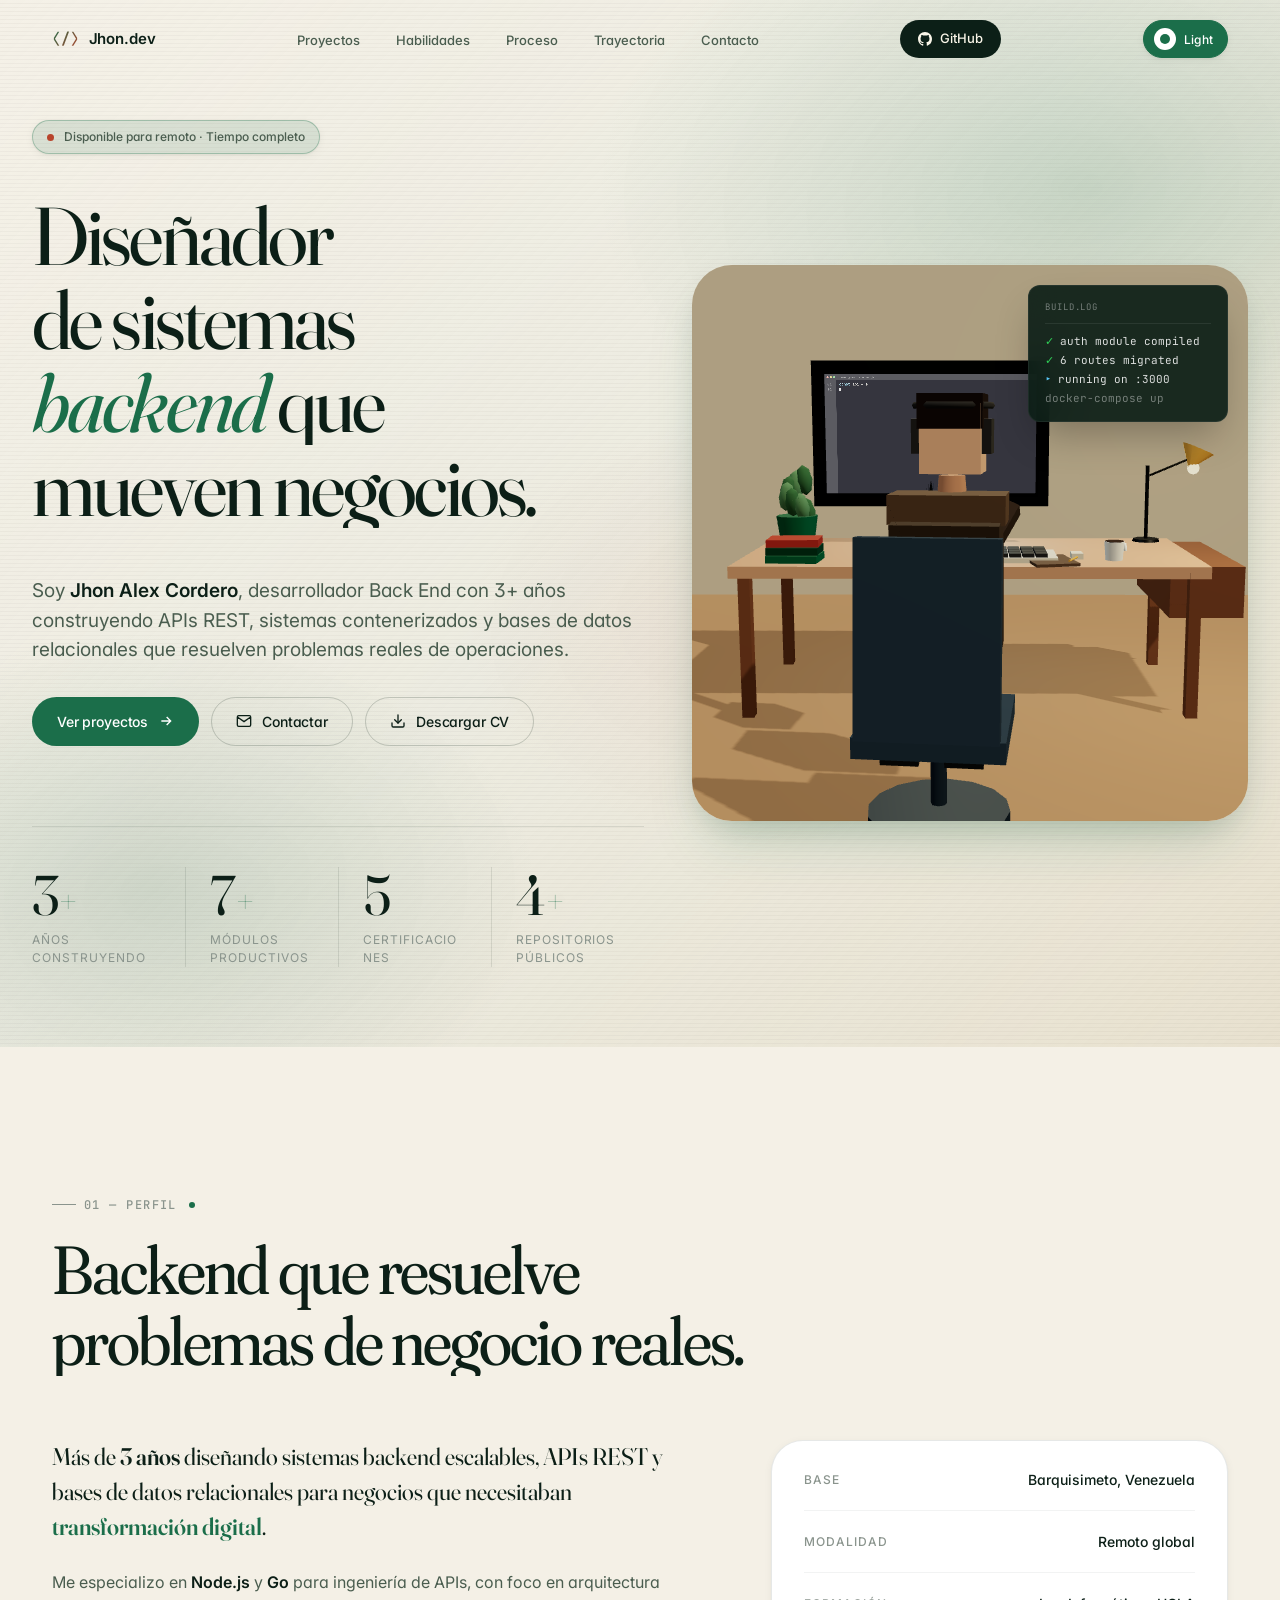
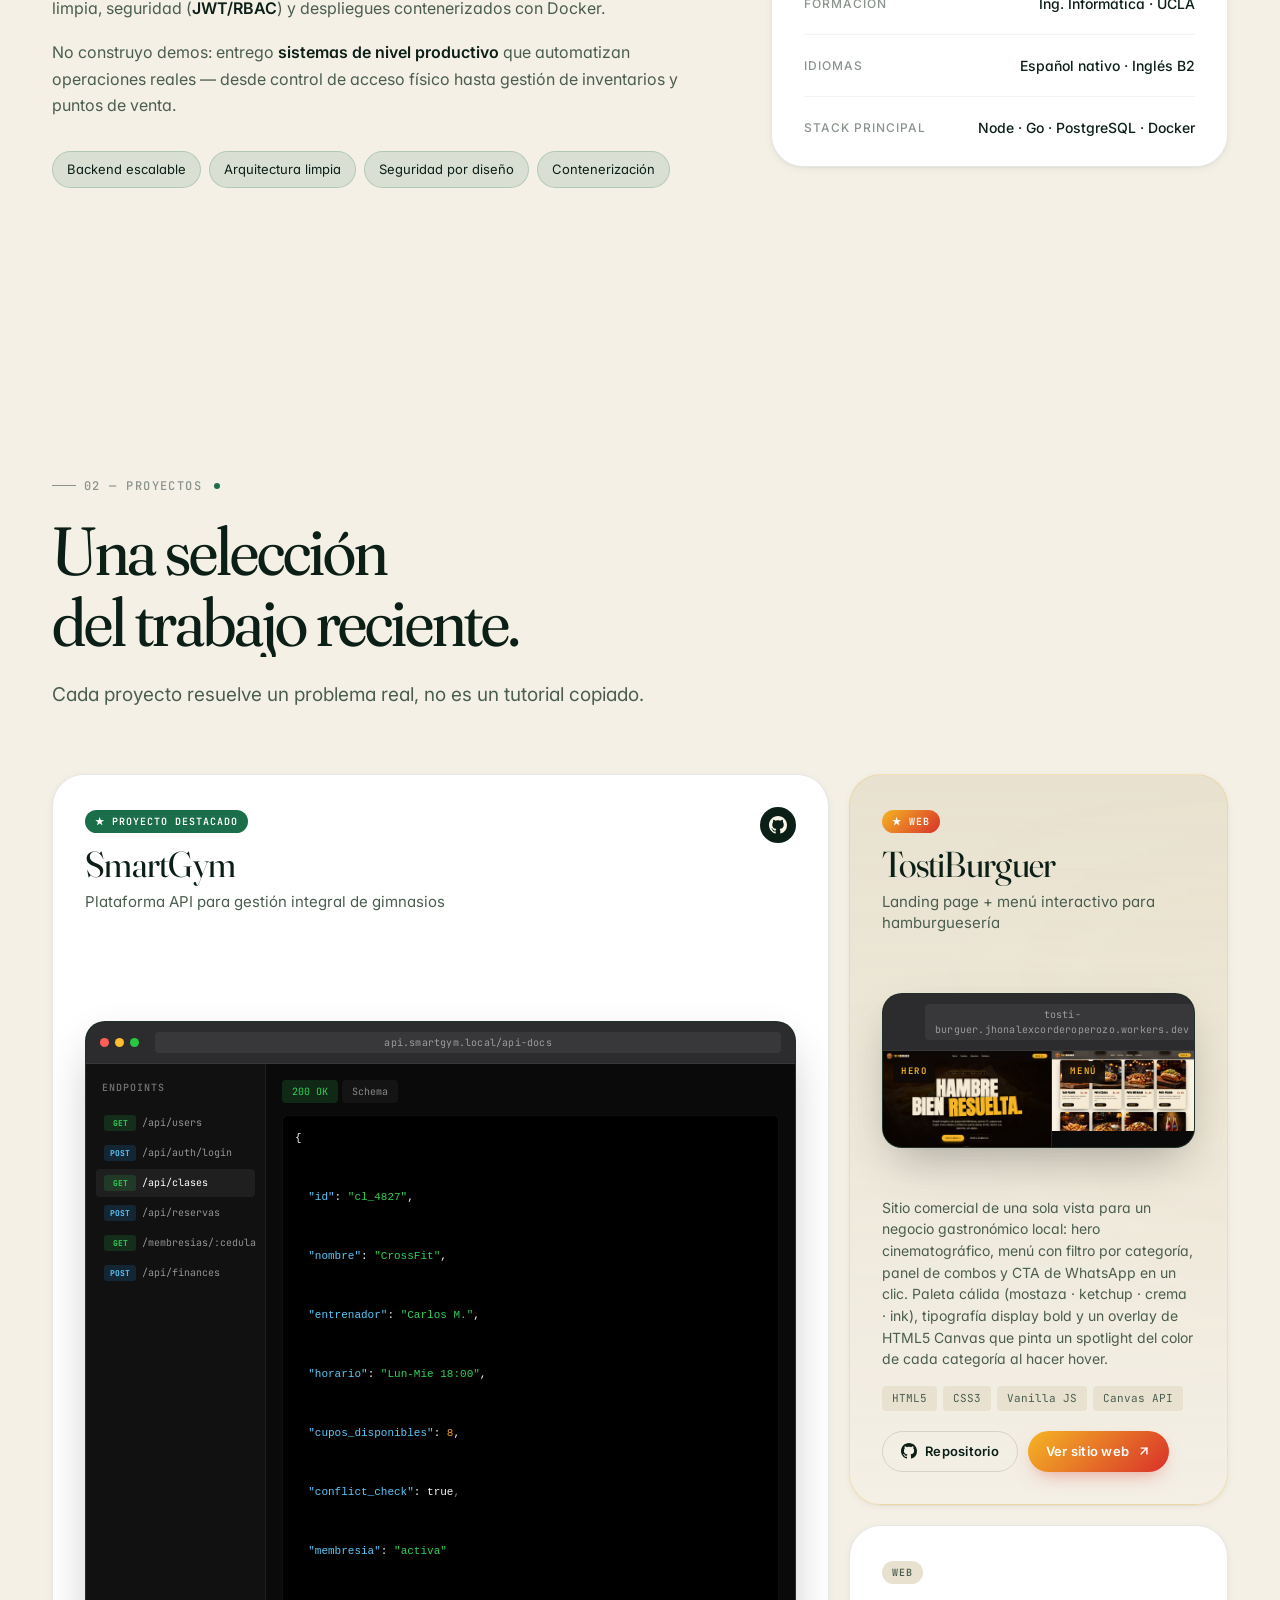
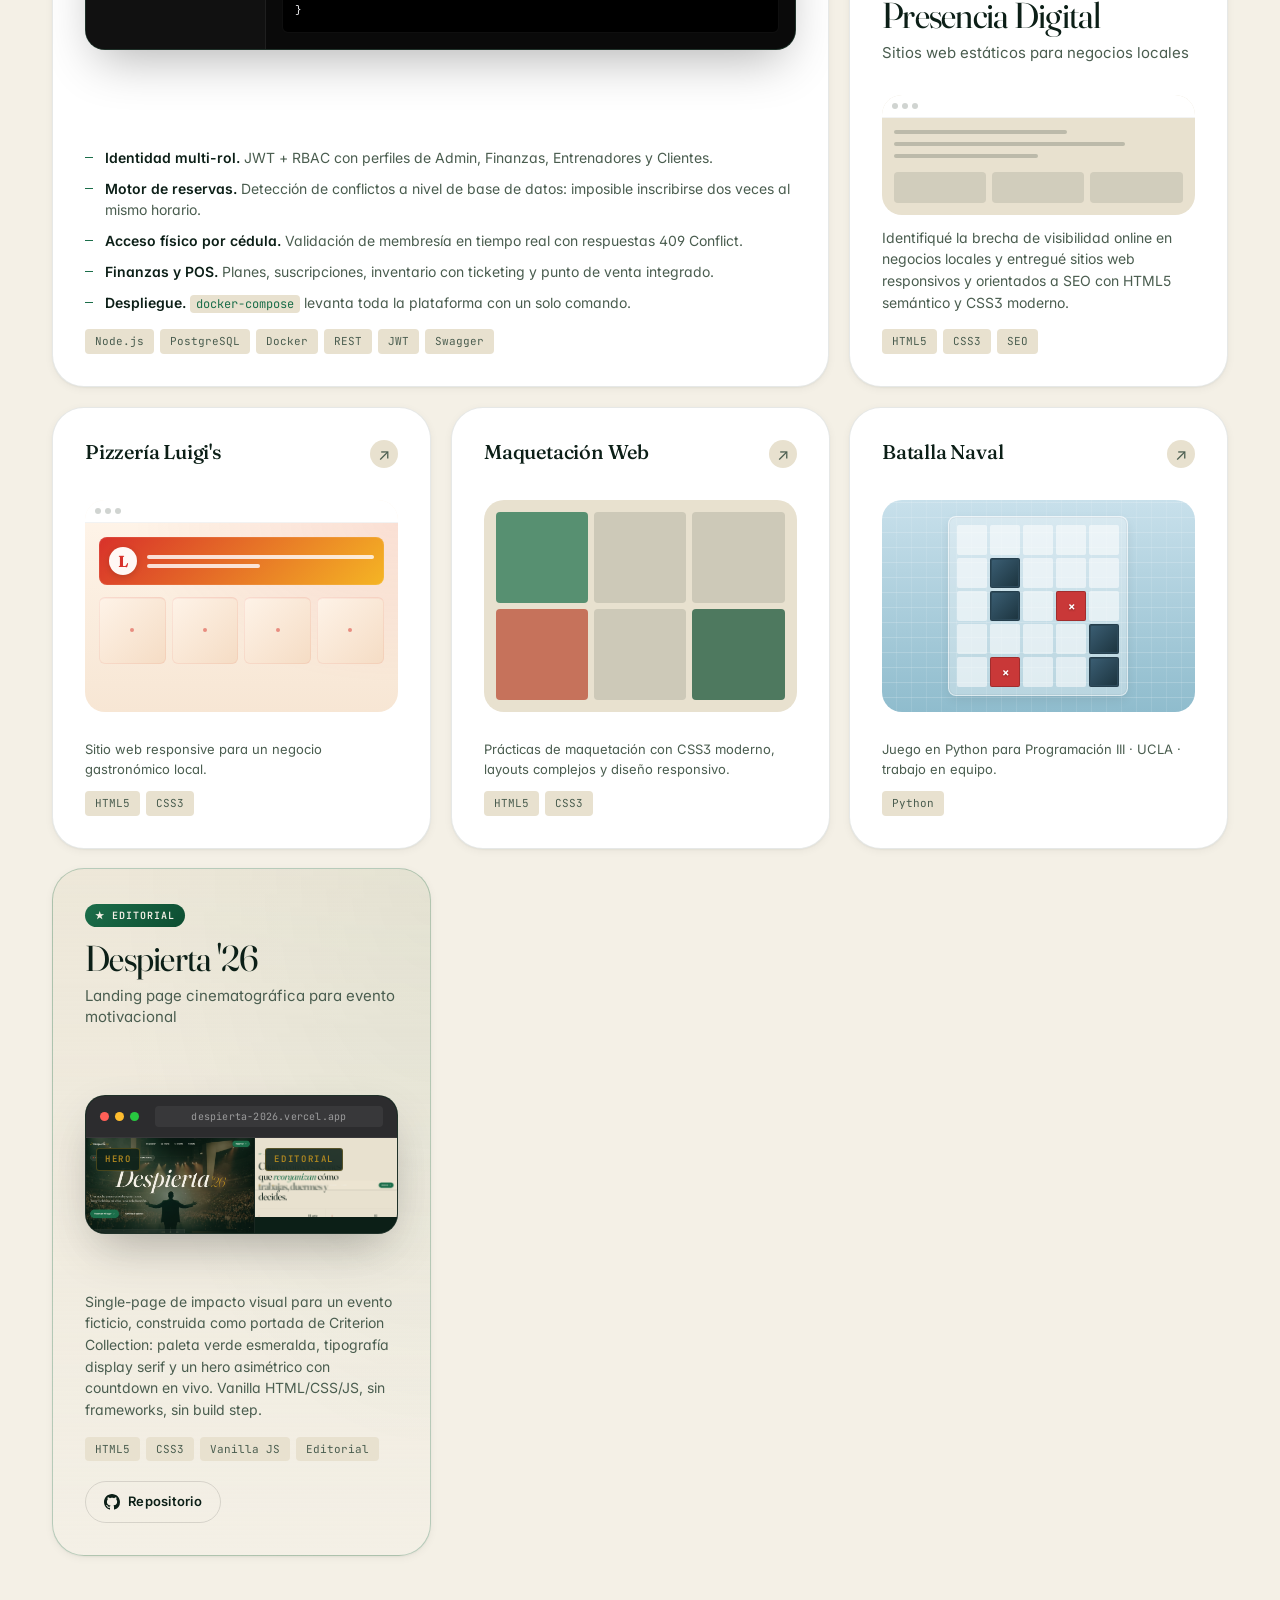
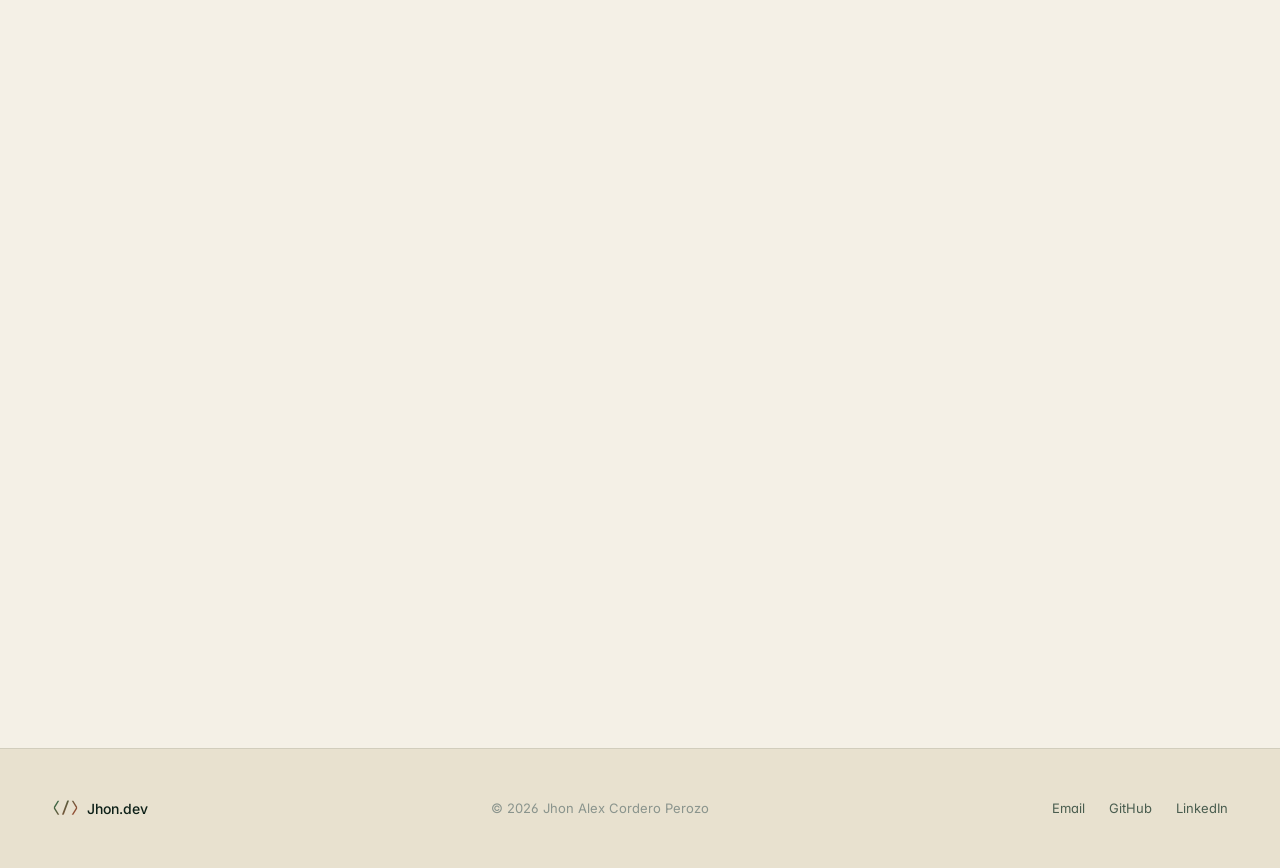
<file: index.html>
<!DOCTYPE html>


<html lang="es" data-theme="light">


<head>


<meta charset="UTF-8" />


<meta name="viewport" content="width=device-width, initial-scale=1.0" />


<meta name="description" content="Jhon Alex Cordero Perozo — Desarrollador BackEnd. Portafolio profesional con proyectos backend, APIs REST y soluciones de nivel productivo." />


<meta name="theme-color" content="#f4f0e6" />
<meta name="theme-color" content="#f4f0e6" media="(prefers-color-scheme: light)" />
<meta name="theme-color" content="#0a0e1f" media="(prefers-color-scheme: dark)" />


<title>Jhon Alex Cordero — Back End Developer</title>


<link rel="preconnect" href="https://fonts.googleapis.com" />


<link rel="preconnect" href="https://fonts.gstatic.com" crossorigin />


<link rel="preload" as="style" href="https://fonts.googleapis.com/css2?family=Inter:wght@400;500;600;700&family=JetBrains+Mono:wght@400;500&family=Fraunces:opsz,wght@9..144,300..700&display=swap" />


<link rel="stylesheet" href="https://fonts.googleapis.com/css2?family=Inter:wght@400;500;600;700&family=JetBrains+Mono:wght@400;500&family=Fraunces:opsz,wght@9..144,300..700&display=swap" media="print" onload="this.media='all'" />


<noscript><link rel="stylesheet" href="https://fonts.googleapis.com/css2?family=Inter:wght@400;500;600;700&family=JetBrains+Mono:wght@400;500&family=Fraunces:opsz,wght@9..144,300..700&display=swap" /></noscript>


<link rel="icon" href="assets/favicon.svg" type="image/svg+xml" />

<link rel="stylesheet" href="styles.css" />


<script src="assets/three.min.js" defer></script>


</head>


<body>

<a href="#hero" class="skip-link">Saltar al contenido</a>





<!-- Navbar -->


<nav class="nav" id="nav" aria-label="Navegación principal">


  <div class="nav-inner">


    <a href="#hero" class="nav-logo" aria-label="Inicio">


      <span class="logo-mark">⟨/⟩</span>


      <span class="logo-text">Jhon.dev</span>


    </a>


    <ul class="nav-links">


      <li><a href="#proyectos" data-text="Proyectos">Proyectos</a></li>


      <li><a href="#skills" data-text="Habilidades">Habilidades</a></li>


      <li><a href="#proceso" data-text="Proceso">Proceso</a></li>


      <li><a href="#experiencia" data-text="Trayectoria">Trayectoria</a></li>


      <li><a href="#contacto" data-text="Contacto">Contacto</a></li>


    </ul>


    <a href="https://github.com/Jhondev-30" target="_blank" rel="noopener" class="nav-cta">


      <svg viewBox="0 0 24 24" width="14" height="14" fill="currentColor"><path d="M12 0C5.37 0 0 5.37 0 12c0 5.31 3.435 9.795 8.205 11.385.6.105.825-.255.825-.57 0-.285-.015-1.23-.015-2.235-3.015.555-3.795-.735-4.035-1.41-.135-.345-.72-1.41-1.23-1.695-.42-.225-1.02-.78-.015-.795.945-.015 1.62.87 1.845 1.23 1.08 1.815 2.805 1.305 3.495.99.105-.78.42-1.305.765-1.605-2.67-.3-5.46-1.335-5.46-5.925 0-1.305.465-2.385 1.23-3.225-.12-.3-.54-1.53.12-3.18 0 0 1.005-.315 3.3 1.23.96-.27 1.98-.405 3-.405s2.04.135 3 .405c2.295-1.56 3.3-1.23 3.3-1.23.66 1.65.24 2.88.12 3.18.765.84 1.23 1.905 1.23 3.225 0 4.605-2.805 5.625-5.475 5.925.435.375.81 1.095.81 2.22 0 1.605-.015 2.895-.015 3.3 0 .315.225.69.825.57A12.02 12.02 0 0024 12c0-6.63-5.37-12-12-12z"/></svg>


      GitHub


    </a>


    <button class="theme-toggle" id="themeToggle" aria-label="Cambiar tema">


      <span class="theme-toggle-icon" aria-hidden="true"></span>


      <span class="theme-toggle-label" id="themeLabel">Red</span>


    </button>


    <button class="nav-burger" id="navBurger" aria-label="Menú">


      <span></span><span></span><span></span>


    </button>


  </div>


</nav>





<!-- HERO -->


<section class="hero" id="hero">


  <div class="hero-bg-layer" aria-hidden="true"></div>





  <div class="hero-split">


    <div class="hero-left">


      <div class="hero-badge" data-reveal data-parallax="0.05">


        <span class="status-dot"></span>


        <span>Disponible para remoto · Tiempo completo</span>


      </div>





      <h1 class="hero-title" data-reveal>


        <span class="line line-1">Diseñador</span>


        <span class="line line-2">de sistemas</span>


        <span class="line line-3"><em>backend</em> que</span>


        <span class="line line-4">mueven negocios.</span>


      </h1>





      <div class="hero-meta" data-reveal>


        <p class="hero-subtitle">


          Soy <strong>Jhon Alex Cordero</strong>, desarrollador Back End con 3+ años


          construyendo APIs REST, sistemas contenerizados y bases de datos relacionales


          que resuelven problemas reales de operaciones.


        </p>


        <div class="hero-ctas">


          <a href="#proyectos" class="btn btn-primary">


            Ver proyectos


            <svg viewBox="0 0 24 24" width="16" height="16" fill="none" stroke="currentColor" stroke-width="2"><path d="M5 12h14M13 6l6 6-6 6"/></svg>


          </a>


          <a href="https://mail.google.com/mail/?view=cm&to=jhonalexcorderoperozo@gmail.com&su=Contacto%20desde%20tu%20portafolio" target="_blank" rel="noopener" class="btn btn-ghost">


            <svg viewBox="0 0 24 24" width="16" height="16" fill="none" stroke="currentColor" stroke-width="2"><path d="M4 4h16c1.1 0 2 .9 2 2v12c0 1.1-.9 2-2 2H4c-1.1 0-2-.9-2-2V6c0-1.1.9-2 2-2z M22 6l-10 7L2 6"/></svg>


            Contactar


          </a>


          <a href="assets/Jhon-Alex-Cordero-CV.pdf" download="Jhon-Alex-Cordero-CV.pdf" class="btn btn-ghost">


            <svg viewBox="0 0 24 24" width="16" height="16" fill="none" stroke="currentColor" stroke-width="2" stroke-linecap="round" stroke-linejoin="round"><path d="M21 15v4a2 2 0 0 1-2 2H5a2 2 0 0 1-2-2v-4"/><polyline points="7 10 12 15 17 10"/><line x1="12" y1="15" x2="12" y2="3"/></svg>

            Descargar CV


          </a>


        </div>


      </div>





      <div class="hero-stats" data-reveal>


        <div class="stat">


          <div class="stat-num"><span data-count="3">0</span><span class="stat-plus">+</span></div>


          <div class="stat-label">Años construyendo</div>


        </div>


        <div class="stat">


          <div class="stat-num"><span data-count="7">0</span><span class="stat-plus">+</span></div>


          <div class="stat-label">Módulos productivos</div>


        </div>


        <div class="stat">


          <div class="stat-num"><span data-count="5">0</span></div>


          <div class="stat-label">Certificaciones</div>


        </div>


        <div class="stat">


          <div class="stat-num"><span data-count="4">0</span><span class="stat-plus">+</span></div>


          <div class="stat-label">Repositorios públicos</div>


        </div>


      </div>


    </div>





    <div class="hero-right" data-reveal>


      <div class="hero-3d-wrapper">


        <canvas id="hero-3d">


          <p style="padding:20px;color:#86868b;">Tu navegador no soporta WebGL. Probá con Chrome o Edge actualizados.</p>


        </canvas>


        <div class="hero-3d-fallback" id="hero-3d-fallback" hidden>


          <div class="fb-illust">


            <div class="fb-monitor">


              <div class="fb-screen">


                <div class="fb-line"></div>


                <div class="fb-line short"></div>


                <div class="fb-line"></div>


                <div class="fb-line short"></div>


              </div>


            </div>


            <div class="fb-desk"></div>


            <div class="fb-figure">


              <div class="fb-head"></div>


              <div class="fb-body"></div>


            </div>


          </div>


          <p>Render 3D no disponible · Tu navegador bloqueó WebGL</p>


        </div>


    <div class="hero-3d-card" data-parallax="0.08">


        <span class="card-eyebrow">build.log</span>


          <div class="card-row"><span class="d-ok">✓</span> <span>auth module compiled</span></div>


          <div class="card-row"><span class="d-ok">✓</span> <span>6 routes migrated</span></div>


          <div class="card-row"><span class="d-run">▸</span> <span>running on :3000</span></div>


          <div class="card-row dim"><span>docker-compose up</span></div>


        </div>


      </div>


    </div>


  </div>


</section>





<!-- ABOUT / PROFILE -->


<main id="main-content">

<section class="section about" id="about">


  <div class="container">


    <div class="section-head" data-reveal>


      <span class="kicker">01 — Perfil</span>


      <h2 class="section-title">Backend que resuelve<br/>problemas de negocio reales.</h2>


    </div>





    <div class="about-grid">


      <div class="about-text" data-reveal>


        <p class="lead">


          Más de <strong>3 años</strong> diseñando sistemas backend escalables, APIs REST


          y bases de datos relacionales para negocios que necesitaban <em>transformación digital</em>.


        </p>


        <p>


          Me especializo en <strong>Node.js</strong> y <strong>Go</strong> para ingeniería


          de APIs, con foco en arquitectura limpia, seguridad (<strong>JWT/RBAC</strong>) y


          despliegues contenerizados con Docker.


        </p>


        <p>


          No construyo demos: entrego <strong>sistemas de nivel productivo</strong> que


          automatizan operaciones reales — desde control de acceso físico hasta gestión


          de inventarios y puntos de venta.


        </p>


        <div class="about-tags">


          <span class="tag">Backend escalable</span>


          <span class="tag">Arquitectura limpia</span>


          <span class="tag">Seguridad por diseño</span>


          <span class="tag">Contenerización</span>


        </div>


      </div>





      <aside class="about-info" data-reveal>


        <div class="info-row">


          <span class="info-label">Base</span>


          <span class="info-value">Barquisimeto, Venezuela</span>


        </div>


        <div class="info-row">


          <span class="info-label">Modalidad</span>


          <span class="info-value">Remoto global</span>


        </div>


        <div class="info-row">


          <span class="info-label">Formación</span>


          <span class="info-value">Ing. Informática · UCLA</span>


        </div>


        <div class="info-row">


          <span class="info-label">Idiomas</span>


          <span class="info-value">Español nativo · Inglés B2</span>


        </div>


        <div class="info-row">


          <span class="info-label">Stack principal</span>


          <span class="info-value">Node · Go · PostgreSQL · Docker</span>


        </div>


      </aside>


    </div>


  </div>


</section>





<!-- PROYECTOS — BENTO GRID -->


<section class="section projects" id="proyectos">


  <div class="container">


    <div class="section-head" data-reveal>


      <span class="kicker">02 — Proyectos</span>


      <h2 class="section-title">Una selección<br/>del trabajo reciente.</h2>


      <p class="section-sub">Cada proyecto resuelve un problema real, no es un tutorial copiado.</p>


    </div>





    <div class="bento" data-reveal>





      <!-- BENTO: SmartGym (large, 2 cols) -->


      <article class="bento-card bento-lg">


        <div class="bento-header">


          <div class="bento-meta">


            <span class="bento-tag">★ Proyecto destacado</span>


            <h3 class="bento-title">SmartGym</h3>


            <p class="bento-sub">Plataforma API para gestión integral de gimnasios</p>


          </div>


          <a href="https://github.com/Jhondev-30/API-Smartgym" target="_blank" rel="noopener" class="bento-link">


            <svg viewBox="0 0 24 24" width="18" height="18" fill="currentColor"><path d="M12 0C5.37 0 0 5.37 0 12c0 5.31 3.435 9.795 8.205 11.385.6.105.825-.255.825-.57 0-.285-.015-1.23-.015-2.235-3.015.555-3.795-.735-4.035-1.41-.135-.345-.72-1.41-1.23-1.695-.42-.225-1.02-.78-.015-.795.945-.015 1.62.87 1.845 1.23 1.08 1.815 2.805 1.305 3.495.99.105-.78.42-1.305.765-1.605-2.67-.3-5.46-1.335-5.46-5.925 0-1.305.465-2.385 1.23-3.225-.12-.3-.54-1.53.12-3.18 0 0 1.005-.315 3.3 1.23.96-.27 1.98-.405 3-.405s2.04.135 3 .405c2.295-1.56 3.3-1.23 3.3-1.23.66 1.65.24 2.88.12 3.18.765.84 1.23 1.905 1.23 3.225 0 4.605-2.805 5.625-5.475 5.925.435.375.81 1.095.81 2.22 0 1.605-.015 2.895-.015 3.3 0 .315.225.69.825.57A12.02 12.02 0 0024 12c0-6.63-5.37-12-12-12z"/></svg>


          </a>


        </div>





        <div class="bento-visual">


          <div class="mockup-window">


            <div class="mockup-titlebar">


              <span class="dot"></span><span class="dot"></span><span class="dot"></span>


              <span class="mockup-url">api.smartgym.local/api-docs</span>


            </div>


            <div class="mockup-body">


              <div class="api-panel">


                <div class="api-side">


                  <div class="api-side-title">Endpoints</div>


                  <div class="api-endpoint"><span class="verb get">GET</span> /api/users</div>


                  <div class="api-endpoint"><span class="verb post">POST</span> /api/auth/login</div>


                  <div class="api-endpoint active"><span class="verb get">GET</span> /api/clases</div>


                  <div class="api-endpoint"><span class="verb post">POST</span> /api/reservas</div>


                  <div class="api-endpoint"><span class="verb get">GET</span> /membresias/:cedula</div>


                  <div class="api-endpoint"><span class="verb post">POST</span> /api/finances</div>


                </div>


                <div class="api-main">


                  <div class="api-tabs">


                    <span class="api-tab active">200 OK</span>


                    <span class="api-tab">Schema</span>


                  </div>


                  <pre class="api-code"><code><span class="c-b">{</span>


  <span class="c-k">"id"</span>: <span class="c-s">"cl_4827"</span>,


  <span class="c-k">"nombre"</span>: <span class="c-s">"CrossFit"</span>,


  <span class="c-k">"entrenador"</span>: <span class="c-s">"Carlos M."</span>,


  <span class="c-k">"horario"</span>: <span class="c-s">"Lun-Mie 18:00"</span>,


  <span class="c-k">"cupos_disponibles"</span>: <span class="c-n">8</span>,


  <span class="c-k">"conflict_check"</span>: <span class="c-b">true</span><span class="c-p">,</span>


  <span class="c-k">"membresia"</span>: <span class="c-s">"activa"</span>


<span class="c-b">}</span></code></pre>

    </div>








  </div>


            </div>


          </div>


        </div>





        <div class="bento-body">


          <ul class="bento-features">


            <li><strong>Identidad multi-rol.</strong> JWT + RBAC con perfiles de Admin, Finanzas, Entrenadores y Clientes.</li>


            <li><strong>Motor de reservas.</strong> Detección de conflictos a nivel de base de datos: imposible inscribirse dos veces al mismo horario.</li>


            <li><strong>Acceso físico por cédula.</strong> Validación de membresía en tiempo real con respuestas 409 Conflict.</li>


            <li><strong>Finanzas y POS.</strong> Planes, suscripciones, inventario con ticketing y punto de venta integrado.</li>


            <li><strong>Despliegue.</strong> <code>docker-compose</code> levanta toda la plataforma con un solo comando.</li>


          </ul>


          <div class="bento-stack">


            <span>Node.js</span><span>PostgreSQL</span><span>Docker</span><span>REST</span><span>JWT</span><span>Swagger</span>


          </div>


        </div>


      </article>





      <!-- BENTO: TostiBurguer -->
      <article class="bento-card bento-md bento-tostiburguer">
        <div class="bento-header">
          <div class="bento-meta">
            <span class="bento-tag brand">★ Web</span>
            <h3 class="bento-title">TostiBurguer</h3>
            <p class="bento-sub">Landing page + menú interactivo para hamburguesería</p>
          </div>
        </div>

        <div class="bento-visual tb-visual">
          <div class="mockup-window tb-mockup">
            <div class="mockup-titlebar">
              <span class="dot"></span><span class="dot"></span><span class="dot"></span>
              <span class="mockup-url">tosti-burguer.jhonalexcorderoperozo.workers.dev</span>
            </div>
            <div class="tb-screens">
              <div class="tb-screen tb-screen-hero">
                <img src="assets/tostiburguer/hero.png" alt="Hero de TostiBurguer" loading="lazy" onerror="this.style.display='none'">
                <span class="tb-label">HERO</span>
              </div>
              <div class="tb-screen tb-screen-menu">
                <img src="assets/tostiburguer/menu.jpg" alt="Menú interactivo de TostiBurguer" loading="lazy" onerror="this.style.display='none'">
                <span class="tb-label">MENÚ</span>
              </div>
            </div>
          </div>
        </div>

        <div class="bento-body">
          <p class="bento-text">Sitio comercial de una sola vista para un negocio gastronómico local: hero cinematográfico, menú con filtro por categoría, panel de combos y CTA de WhatsApp en un clic. Paleta cálida (mostaza · ketchup · crema · ink), tipografía display bold y un overlay de HTML5 Canvas que pinta un spotlight del color de cada categoría al hacer hover.</p>
          <div class="bento-stack">
            <span>HTML5</span><span>CSS3</span><span>Vanilla JS</span><span>Canvas API</span>
          </div>
          <div class="bento-actions">
            <a href="https://github.com/Jhondev-30/Tosti-Burguer" target="_blank" rel="noopener" class="bento-action">
              <svg viewBox="0 0 24 24" width="16" height="16" fill="currentColor" aria-hidden="true"><path d="M12 0C5.37 0 0 5.37 0 12c0 5.31 3.435 9.795 8.205 11.385.6.105.825-.255.825-.57 0-.285-.015-1.23-.015-2.235-3.015.555-3.795-.735-4.035-1.41-.135-.345-.72-1.41-1.23-1.695-.42-.225-1.02-.78-.015-.795.945-.015 1.62.87 1.845 1.23 1.08 1.815 2.805 1.305 3.495.99.105-.78.42-1.305.765-1.605-2.67-.3-5.46-1.335-5.46-5.925 0-1.305.465-2.385 1.23-3.225-.12-.3-.54-1.53.12-3.18 0 0 1.005-.315 3.3 1.23.96-.27 1.98-.405 3-.405s2.04.135 3 .405c2.295-1.56 3.3-1.23 3.3-1.23.66 1.65.24 2.88.12 3.18.765.84 1.23 1.905 1.23 3.225 0 4.605-2.805 5.625-5.475 5.925.435.375.81 1.095.81 2.22 0 1.605-.015 2.895-.015 3.3 0 .315.225.69.825.57A12.02 12.02 0 0024 12c0-6.63-5.37-12-12-12z"/></svg>
              Repositorio
            </a>
            <a href="https://tosti-burguer.jhonalexcorderoperozo.workers.dev/" target="_blank" rel="noopener" class="bento-action primary">
              Ver sitio web
              <svg viewBox="0 0 24 24" width="14" height="14" fill="none" stroke="currentColor" stroke-width="2.4" stroke-linecap="round" stroke-linejoin="round" aria-hidden="true"><line x1="7" y1="17" x2="17" y2="7"/><polyline points="7 7 17 7 17 17"/></svg>
            </a>
          </div>
        </div>
      </article>


      <!-- BENTO: Presencia Digital -->


      <article class="bento-card bento-md">


        <div class="bento-header">


          <div class="bento-meta">


            <span class="bento-tag subtle">Web</span>


            <h3 class="bento-title">Presencia Digital</h3>


            <p class="bento-sub">Sitios web estáticos para negocios locales</p>


          </div>


        </div>


        <div class="bento-mini-visual mini-browser">


          <div class="mini-bar"><span></span><span></span><span></span></div>


          <div class="mini-content">


            <div class="mini-line w60"></div>


            <div class="mini-line w80"></div>


            <div class="mini-line w50"></div>


            <div class="mini-grid">


              <div></div><div></div><div></div>


            </div>


          </div>


        </div>


        <div class="bento-body">


          <p class="bento-text">Identifiqué la brecha de visibilidad online en negocios locales y entregué sitios web responsivos y orientados a SEO con HTML5 semántico y CSS3 moderno.</p>


          <div class="bento-stack">


            <span>HTML5</span><span>CSS3</span><span>SEO</span>


          </div>


        </div>


      </article>





      <!-- BENTO: Pizzería Luigi's -->


      <article class="bento-card bento-sm">


        <div class="bento-header">


          <div class="bento-meta">


            <h3 class="bento-title-sm">Pizzería Luigi's</h3>


          </div>


          <a href="https://github.com/Jhondev-30/pizzeria-luigis" target="_blank" rel="noopener" class="bento-link-sm">↗</a>


        </div>


        <div class="bento-mini-visual mini-pizza">


          <div class="mini-bar"><span></span><span></span><span></span></div>


          <div class="mini-content mini-pizza-content">


            <div class="pizza-hero">


              <div class="pizza-logo">L</div>


              <div class="pizza-lines">


                <div class="mini-line w70"></div>


                <div class="mini-line w50"></div>


              </div>


            </div>


            <div class="pizza-grid">


              <div></div><div></div><div></div><div></div>


            </div>


          </div>


        </div>


        <div class="bento-body-sm">


          <p>Sitio web responsive para un negocio gastronómico local.</p>


          <div class="bento-stack">


            <span>HTML5</span><span>CSS3</span>


          </div>


        </div>


      </article>





      <!-- BENTO: Maquetación -->


      <article class="bento-card bento-sm">


        <div class="bento-header">


          <div class="bento-meta">


            <h3 class="bento-title-sm">Maquetación Web</h3>


          </div>


          <a href="https://github.com/Jhondev-30/maquetacion-de-sitio-web" target="_blank" rel="noopener" class="bento-link-sm">↗</a>


        </div>


        <div class="bento-mini-visual mini-grid-art">


          <div></div><div></div><div></div>


          <div></div><div></div><div></div>


        </div>


        <div class="bento-body-sm">


          <p>Prácticas de maquetación con CSS3 moderno, layouts complejos y diseño responsivo.</p>


          <div class="bento-stack">


            <span>HTML5</span><span>CSS3</span>


          </div>


        </div>


      </article>





      <!-- BENTO: Batalla Naval -->


      <article class="bento-card bento-sm">


        <div class="bento-header">


          <div class="bento-meta">


            <h3 class="bento-title-sm">Batalla Naval</h3>


          </div>


          <a href="https://github.com/Jhondev-30/Battleship-programming-III" target="_blank" rel="noopener" class="bento-link-sm">↗</a>


        </div>


        <div class="bento-mini-visual mini-battle">


          <div class="ocean">


            <div class="battle-grid">

              <span></span><span></span><span></span><span></span><span></span>

              <span></span><span class="ship"></span><span></span><span></span><span></span>

              <span></span><span class="ship"></span><span></span><span class="hit"></span><span></span>

              <span></span><span></span><span></span><span></span><span class="ship"></span>

              <span></span><span class="hit"></span><span></span><span></span><span class="ship"></span>

            </div>

          </div>


        </div>


        <div class="bento-body-sm">


          <p>Juego en Python para Programación III · UCLA · trabajo en equipo.</p>


          <div class="bento-stack">


            <span>Python</span>


          </div>


        </div>


      </article>







      <!-- BENTO: Despierta '26 -->
      <article class="bento-card bento-md bento-despierta">
        <div class="bento-header">
          <div class="bento-meta">
            <span class="bento-tag despierta">★ Editorial</span>
            <h3 class="bento-title">Despierta '26</h3>
            <p class="bento-sub">Landing page cinematográfica para evento motivacional</p>
          </div>
        </div>

        <div class="bento-visual tb-visual">
          <div class="mockup-window tb-mockup">
            <div class="mockup-titlebar">
              <span class="dot"></span><span class="dot"></span><span class="dot"></span>
              <span class="mockup-url">despierta-2026.vercel.app</span>
            </div>
            <div class="tb-screens">
              <div class="tb-screen tb-screen-hero">
                <img src="assets/despierta/hero.png" alt="Hero de Despierta '26 con countdown en vivo" loading="lazy" onerror="this.style.display='none'">
                <span class="tb-label despierta">HERO</span>
              </div>
              <div class="tb-screen tb-screen-menu">
                <img src="assets/despierta/discover.png" alt="Sección editorial con bio y stats del speaker" loading="lazy" onerror="this.style.display='none'">
                <span class="tb-label despierta">EDITORIAL</span>
              </div>
            </div>
          </div>
        </div>

        <div class="bento-body">
          <p class="bento-text">Single-page de impacto visual para un evento ficticio, construida como portada de Criterion Collection: paleta verde esmeralda, tipografía display serif y un hero asimétrico con countdown en vivo. Vanilla HTML/CSS/JS, sin frameworks, sin build step.</p>
          <div class="bento-stack">
            <span>HTML5</span><span>CSS3</span><span>Vanilla JS</span><span>Editorial</span>
          </div>
          <div class="bento-actions">
            <a href="https://github.com/Jhondev-30/Despierta" target="_blank" rel="noopener" class="bento-action">
              <svg viewBox="0 0 24 24" width="16" height="16" fill="currentColor" aria-hidden="true"><path d="M12 0C5.37 0 0 5.37 0 12c0 5.31 3.435 9.795 8.205 11.385.6.105.825-.255.825-.57 0-.285-.015-1.23-.015-2.235-3.015.555-3.795-.735-4.035-1.41-.135-.345-.72-1.41-1.23-1.695-.42-.225-1.02-.78-.015-.795.945-.015 1.62.87 1.845 1.23 1.08 1.815 2.805 1.305 3.495.99.105-.78.42-1.305.765-1.605-2.67-.3-5.46-1.335-5.46-5.925 0-1.305.465-2.385 1.23-3.225-.12-.3-.54-1.53.12-3.18 0 0 1.005-.315 3.3 1.23.96-.27 1.98-.405 3-.405s2.04.135 3 .405c2.295-1.56 3.3-1.23 3.3-1.23.66 1.65.24 2.88.12 3.18.765.84 1.23 1.905 1.23 3.225 0 4.605-2.805 5.625-5.475 5.925.435.375.81 1.095.81 2.22 0 1.605-.015 2.895-.015 3.3 0 .315.225.69.825.57A12.02 12.02 0 0024 12c0-6.63-5.37-12-12-12z"/></svg>
              Repositorio
            </a>
          </div>
        </div>
      </article>


    </div>


  </div>


</section>





<!-- SKILLS -->


<section class="section skills" id="skills">


  <div class="container">


    <div class="section-head" data-reveal>


      <span class="kicker">03 — Habilidades</span>


      <h2 class="section-title">Lo que uso<br/>para construir.</h2>


    </div>





    <div class="skills-bento" data-reveal>


      <div class="sk-card sk-lang">


        <div class="sk-head">


          <span class="sk-num">01</span>


          <h3>Lenguajes</h3>


        </div>


        <ul class="sk-list">


          <li>


            <span class="sk-name">JavaScript ES6+</span>


            <span class="sk-level advanced">Avanzado</span>


          </li>


          <li>


            <span class="sk-name">SQL</span>


            <span class="sk-level advanced">Avanzado</span>


          </li>


          <li>


            <span class="sk-name">HTML5 / CSS3</span>


            <span class="sk-level advanced">Avanzado</span>


          </li>


          <li>


            <span class="sk-name">Go (Golang)</span>


            <span class="sk-level intermediate">Intermedio</span>


          </li>


        </ul>


      </div>





      <div class="sk-card sk-back">


        <div class="sk-head">


          <span class="sk-num">02</span>


          <h3>Backend & APIs</h3>


        </div>


        <ul class="sk-list">


          <li>


            <span class="sk-name">Node.js</span>


            <span class="sk-level advanced">Avanzado</span>


          </li>


          <li>


            <span class="sk-name">Express</span>


            <span class="sk-level advanced">Avanzado</span>


          </li>


          <li>


            <span class="sk-name">Diseño de APIs REST</span>


            <span class="sk-level advanced">Avanzado</span>


          </li>


          <li>


            <span class="sk-name">JWT / RBAC</span>


            <span class="sk-level advanced">Avanzado</span>


          </li>


        </ul>


      </div>





      <div class="sk-card sk-data">


        <div class="sk-head">


          <span class="sk-num">03</span>


          <h3>Datos</h3>


        </div>


        <ul class="sk-list">


          <li>


            <span class="sk-name">PostgreSQL</span>


            <span class="sk-level advanced">Avanzado</span>


          </li>


          <li>


            <span class="sk-name">Modelado relacional</span>


            <span class="sk-level advanced">Avanzado</span>


          </li>


          <li>


            <span class="sk-name">Índices y migraciones</span>


            <span class="sk-level intermediate">Intermedio</span>


          </li>


        </ul>


      </div>





      <div class="sk-card sk-tools">


        <div class="sk-head">


          <span class="sk-num">04</span>


          <h3>Herramientas</h3>


        </div>


        <ul class="sk-list">


          <li>


            <span class="sk-name">Docker · Docker Compose</span>


            <span class="sk-level advanced">Avanzado</span>


          </li>


          <li>


            <span class="sk-name">Git · GitHub</span>


            <span class="sk-level advanced">Avanzado</span>


          </li>


          <li>


            <span class="sk-name">Swagger / OpenAPI</span>


            <span class="sk-level advanced">Avanzado</span>


          </li>


        </ul>


      </div>





      <div class="sk-card sk-learning">


        <div class="sk-head">


          <span class="sk-num">05</span>


          <h3>En aprendizaje</h3>


        </div>


        <p class="sk-learning-text">Stack moderno que estoy incorporando a mi flujo de trabajo.</p>


        <div class="learning-tags">


          <span class="learn-tag">Astro</span>


          <span class="learn-tag">TypeScript</span>


          <span class="learn-tag">NestJS</span>


          <span class="learn-tag">Go Fiber</span>


          <span class="learn-tag">Gin</span>


        </div>


      </div>


    </div>





    <!-- Carrusel infinito de logos -->

    <div class="tech-carousel" data-reveal>

      <div class="tech-track-wrap">

        <div class="tech-track" id="techTrack">

          <div class="tech-item"><div class="tech-logo"><img src="assets/logos/javascript.svg" alt="JavaScript" loading="lazy"></div><div class="tech-name">JavaScript</div></div>

          <div class="tech-item"><div class="tech-logo"><img src="assets/logos/nodedotjs.svg" alt="Node.js" loading="lazy"></div><div class="tech-name">Node.js</div></div>

          <div class="tech-item"><div class="tech-logo"><img src="assets/logos/postgresql.svg" alt="PostgreSQL" loading="lazy"></div><div class="tech-name">PostgreSQL</div></div>

          <div class="tech-item"><div class="tech-logo"><img src="assets/logos/docker.svg" alt="Docker" loading="lazy"></div><div class="tech-name">Docker</div></div>

          <div class="tech-item"><div class="tech-logo"><img src="assets/logos/github.svg" alt="GitHub" loading="lazy"></div><div class="tech-name">GitHub</div></div>

          <div class="tech-item"><div class="tech-logo"><img src="assets/logos/visualstudiocode.svg" alt="VS Code" loading="lazy"></div><div class="tech-name">VS Code</div></div>

          <div class="tech-item"><div class="tech-logo"><img src="assets/logos/git.svg" alt="Git" loading="lazy"></div><div class="tech-name">Git</div></div>

          <div class="tech-item"><div class="tech-logo"><img src="assets/logos/restapi.svg" alt="REST API" loading="lazy"></div><div class="tech-name">REST API</div></div>

          <div class="tech-item"><div class="tech-logo"><img src="assets/logos/swagger.svg" alt="Swagger" loading="lazy"></div><div class="tech-name">Swagger</div></div>

          <div class="tech-item"><div class="tech-logo"><img src="assets/logos/sql.svg" alt="SQL" loading="lazy"></div><div class="tech-name">SQL</div></div>

          <div class="tech-item"><div class="tech-logo"><img src="assets/logos/html5.svg" alt="HTML5" loading="lazy"></div><div class="tech-name">HTML5</div></div>

          <div class="tech-item"><div class="tech-logo"><img src="assets/logos/css.svg" alt="CSS3" loading="lazy"></div><div class="tech-name">CSS3</div></div>

          <div class="tech-item"><div class="tech-logo"><img src="assets/logos/linux.svg" alt="Linux" loading="lazy"></div><div class="tech-name">Linux</div></div>

          <div class="tech-item"><div class="tech-logo"><img src="assets/logos/javascript.svg" alt="JavaScript" loading="lazy"></div><div class="tech-name">JavaScript</div></div>

          <div class="tech-item"><div class="tech-logo"><img src="assets/logos/nodedotjs.svg" alt="Node.js" loading="lazy"></div><div class="tech-name">Node.js</div></div>

          <div class="tech-item"><div class="tech-logo"><img src="assets/logos/postgresql.svg" alt="PostgreSQL" loading="lazy"></div><div class="tech-name">PostgreSQL</div></div>

          <div class="tech-item"><div class="tech-logo"><img src="assets/logos/docker.svg" alt="Docker" loading="lazy"></div><div class="tech-name">Docker</div></div>

          <div class="tech-item"><div class="tech-logo"><img src="assets/logos/github.svg" alt="GitHub" loading="lazy"></div><div class="tech-name">GitHub</div></div>

          <div class="tech-item"><div class="tech-logo"><img src="assets/logos/visualstudiocode.svg" alt="VS Code" loading="lazy"></div><div class="tech-name">VS Code</div></div>

          <div class="tech-item"><div class="tech-logo"><img src="assets/logos/git.svg" alt="Git" loading="lazy"></div><div class="tech-name">Git</div></div>

          <div class="tech-item"><div class="tech-logo"><img src="assets/logos/restapi.svg" alt="REST API" loading="lazy"></div><div class="tech-name">REST API</div></div>

          <div class="tech-item"><div class="tech-logo"><img src="assets/logos/swagger.svg" alt="Swagger" loading="lazy"></div><div class="tech-name">Swagger</div></div>

          <div class="tech-item"><div class="tech-logo"><img src="assets/logos/sql.svg" alt="SQL" loading="lazy"></div><div class="tech-name">SQL</div></div>

          <div class="tech-item"><div class="tech-logo"><img src="assets/logos/html5.svg" alt="HTML5" loading="lazy"></div><div class="tech-name">HTML5</div></div>

          <div class="tech-item"><div class="tech-logo"><img src="assets/logos/css.svg" alt="CSS3" loading="lazy"></div><div class="tech-name">CSS3</div></div>

          <div class="tech-item"><div class="tech-logo"><img src="assets/logos/linux.svg" alt="Linux" loading="lazy"></div><div class="tech-name">Linux</div></div>

          <div class="tech-item"><div class="tech-logo"><img src="assets/logos/javascript.svg" alt="JavaScript" loading="lazy"></div><div class="tech-name">JavaScript</div></div>

          <div class="tech-item"><div class="tech-logo"><img src="assets/logos/nodedotjs.svg" alt="Node.js" loading="lazy"></div><div class="tech-name">Node.js</div></div>

          <div class="tech-item"><div class="tech-logo"><img src="assets/logos/postgresql.svg" alt="PostgreSQL" loading="lazy"></div><div class="tech-name">PostgreSQL</div></div>

          <div class="tech-item"><div class="tech-logo"><img src="assets/logos/docker.svg" alt="Docker" loading="lazy"></div><div class="tech-name">Docker</div></div>

          <div class="tech-item"><div class="tech-logo"><img src="assets/logos/github.svg" alt="GitHub" loading="lazy"></div><div class="tech-name">GitHub</div></div>

          <div class="tech-item"><div class="tech-logo"><img src="assets/logos/visualstudiocode.svg" alt="VS Code" loading="lazy"></div><div class="tech-name">VS Code</div></div>

          <div class="tech-item"><div class="tech-logo"><img src="assets/logos/git.svg" alt="Git" loading="lazy"></div><div class="tech-name">Git</div></div>

          <div class="tech-item"><div class="tech-logo"><img src="assets/logos/restapi.svg" alt="REST API" loading="lazy"></div><div class="tech-name">REST API</div></div>

          <div class="tech-item"><div class="tech-logo"><img src="assets/logos/swagger.svg" alt="Swagger" loading="lazy"></div><div class="tech-name">Swagger</div></div>

          <div class="tech-item"><div class="tech-logo"><img src="assets/logos/sql.svg" alt="SQL" loading="lazy"></div><div class="tech-name">SQL</div></div>

          <div class="tech-item"><div class="tech-logo"><img src="assets/logos/html5.svg" alt="HTML5" loading="lazy"></div><div class="tech-name">HTML5</div></div>

          <div class="tech-item"><div class="tech-logo"><img src="assets/logos/css.svg" alt="CSS3" loading="lazy"></div><div class="tech-name">CSS3</div></div>

          <div class="tech-item"><div class="tech-logo"><img src="assets/logos/linux.svg" alt="Linux" loading="lazy"></div><div class="tech-name">Linux</div></div>

        </div>


      </div>

    </div>
  </div>


</section>





<!-- EXPERIENCE / TIMELINE -->


<section class="section process" id="proceso" aria-labelledby="proceso-title">


  <div class="container">


    <div class="section-head" data-reveal>


      <span class="kicker">05 — Cómo trabajo</span>


      <h2 class="section-title" id="proceso-title">De la idea<br/>al despliegue.</h2>


      <p class="section-sub">Un proceso simple y transparente. Sin sorpresas, sin demos que se quedan en el repo.</p>


    </div>





    <div class="process-grid" data-reveal>


      <div class="step">


        <div class="step-head-row">


          <div class="step-num">01</div>


          <svg class="step-icon" viewBox="0 0 24 24" fill="none" stroke="currentColor" stroke-width="2" stroke-linecap="round" stroke-linejoin="round" aria-hidden="true"><circle cx="11" cy="11" r="7"/><line x1="21" y1="21" x2="16.65" y2="16.65"/><line x1="11" y1="8" x2="11" y2="14"/><line x1="8" y1="11" x2="14" y2="11"/></svg>


        </div>


        <h3 class="step-title">Diagnóstico</h3>


        <p class="step-desc">Entiendo el problema operativo. Te hago preguntas incómodas para descubrir qué falla realmente, qué se mide y qué se decide con esos datos.</p>


        <span class="step-tag">~2-3 días</span>


      </div>





      <div class="step">


        <div class="step-head-row">


          <div class="step-num">02</div>


          <svg class="step-icon" viewBox="0 0 24 24" fill="none" stroke="currentColor" stroke-width="2" stroke-linecap="round" stroke-linejoin="round" aria-hidden="true"><path d="M3 3h18v4H3z"/><path d="M5 7v9a2 2 0 0 0 2 2h10a2 2 0 0 0 2-2V7"/><line x1="9" y1="11" x2="15" y2="11"/><line x1="9" y1="15" x2="13" y2="15"/></svg>


        </div>


        <h3 class="step-title">Diseño técnico</h3>


        <p class="step-desc">Stack, arquitectura, modelo de datos, contratos de API. Documentado y revisado contigo antes de escribir una línea de código.</p>


        <span class="step-tag">~3-5 días</span>


      </div>





      <div class="step">


        <div class="step-head-row">


          <div class="step-num">03</div>


          <svg class="step-icon" viewBox="0 0 24 24" fill="none" stroke="currentColor" stroke-width="2" stroke-linecap="round" stroke-linejoin="round" aria-hidden="true"><polyline points="16 18 22 12 16 6"/><polyline points="8 6 2 12 8 18"/></svg>


        </div>


        <h3 class="step-title">Construcción</h3>


        <p class="step-desc">Iteraciones cortas con demos semanales. Repo privado desde el día 1, código deployable en cada commit,Swagger vivo mientras se construye.</p>


        <span class="step-tag">2-6 semanas</span>


      </div>





      <div class="step">


        <div class="step-head-row">


          <div class="step-num">04</div>


          <svg class="step-icon" viewBox="0 0 24 24" fill="none" stroke="currentColor" stroke-width="2" stroke-linecap="round" stroke-linejoin="round" aria-hidden="true"><path d="M4.5 16.5c-1.5 1.26-2 5-2 5s3.74-.5 5-2c.71-.84.7-2.13-.09-2.91a2.18 2.18 0 0 0-2.91-.09z"/><path d="M12 15l-3-3a22 22 0 0 1 2-3.95A12.88 12.88 0 0 1 22 2c0 2.72-.78 7.5-6 11a22.35 22.35 0 0 1-4 2z"/><path d="M9 12H4s.55-3.03 2-4c1.62-1.08 5 0 5 0"/><path d="M12 15v5s3.03-.55 4-2c1.08-1.62 0-5 0-5"/></svg>


        </div>


        <h3 class="step-title">Despliegue + handoff</h3>


        <p class="step-desc">docker-compose arriba, monitoreo configurado, runbook de operaciones. Documentación para que tu equipo tome el relevo sin mí.</p>


        <span class="step-tag">~3-5 días</span>


      </div>


    </div>


  </div>


</section>





<section class="section experience" id="experiencia">


  <div class="container">


    <div class="section-head" data-reveal>


      <span class="kicker">04 — Trayectoria</span>


      <h2 class="section-title">El camino<br/>hasta aquí.</h2>


    </div>





    <div class="timeline" data-reveal>


      <div class="timeline-item">


        <div class="tl-dot"></div>


        <div class="tl-year">Actualidad</div>


        <div class="tl-content">


          <h3>SmartGym — Plataforma API</h3>


          <span class="tl-tag">Node.js · PostgreSQL · Docker</span>


          <p>API multi-módulo con autenticación JWT, RBAC, motor de reservas con detección de conflictos, control de acceso físico por cédula, módulo financiero, inventario con ticketing, POS y seguimiento biométrico. Documentada con Swagger y desplegada con docker-compose.</p>


        </div>


      </div>





      <div class="timeline-item">


        <div class="tl-dot"></div>


        <div class="tl-year">2024 – Hoy</div>


        <div class="tl-content">


          <h3>Presencia Digital para Negocios</h3>


          <span class="tl-tag">HTML5 · CSS3 · JavaScript</span>


          <p>Identifiqué la brecha de visibilidad online en negocios locales y entregué sitios web responsivos y orientados a SEO. Análisis de flujos operativos para proponer automatizaciones que abren nuevos canales.</p>


        </div>


      </div>





      <div class="timeline-item">


        <div class="tl-dot"></div>


        <div class="tl-year">2021 – Actualidad</div>


        <div class="tl-content">


          <h3>Formación continua</h3>


          <span class="tl-tag">IBM · Meta · University of Michigan</span>


          <p>5 certificaciones internacionales en backend con Node.js, contenedores Docker, bases de datos y PostgreSQL.</p>


        </div>


      </div>





      <div class="timeline-item">


        <div class="tl-dot"></div>


        <div class="tl-year">UCLA</div>


        <div class="tl-content">


          <h3>Ing. en Informática</h3>


          <span class="tl-tag">Universidad Centroccidental Lisandro Alvarado</span>


          <p>Estructuras de datos, algoritmos, bases de datos relacionales, ingeniería de software y sistemas operativos. Conocimientos académicos aplicados directamente en SmartGym.</p>


        </div>


      </div>


    </div>


  </div>


</section>





<!-- CERTS -->


<section class="section certs" id="certificaciones">


  <div class="container">


    <div class="section-head" data-reveal>


      <span class="kicker">05 — Certificaciones</span>


      <h2 class="section-title">Respaldado<br/>por la industria.</h2>


    </div>





    <div class="certs-list" data-reveal>


      <div class="cert-row">


        <div class="cert-issuer">IBM</div>


        <h3>JavaScript Backend Developer Professional Certificate</h3>


        <span class="cert-platform">Coursera</span>


      </div>


      <div class="cert-row">


        <div class="cert-issuer">IBM</div>


        <h3>Developing Back-End Apps with Node.js and Express</h3>


        <span class="cert-platform">Coursera</span>


      </div>


      <div class="cert-row">


        <div class="cert-issuer">IBM</div>


        <h3>Containers w/ Docker, Kubernetes & OpenShift</h3>


        <span class="cert-platform">Coursera</span>


      </div>


      <div class="cert-row">


        <div class="cert-issuer">Meta</div>


        <h3>Introduction to Databases</h3>


        <span class="cert-platform">Coursera</span>


      </div>


      <div class="cert-row cert-featured">


        <div class="cert-issuer">U. Michigan</div>


        <h3>PostgreSQL for Everybody Specialization</h3>


        <span class="cert-platform">Coursera</span>


      </div>


    </div>


  </div>


</section>





<!-- CONTACT / CTA -->







<section class="section cta-section" id="contacto">


  <div class="container">


    <div class="cta-card" data-reveal>


      <span class="kicker">06 — Contacto</span>


      <h2 class="cta-title">¿Construimos<br/>algo <em>serio</em>?</h2>


      <p class="cta-sub">


        Disponible para trabajo remoto a tiempo completo. Si buscas un desarrollador


        que entrega sistemas completos, no demos, hablemos.


      </p>


      <div class="cta-buttons">


        <a href="mailto:jhonalexcorderoperozo@gmail.com" class="btn btn-primary btn-lg">


          <svg viewBox="0 0 24 24" width="18" height="18" fill="none" stroke="currentColor" stroke-width="2"><path d="M4 4h16c1.1 0 2 .9 2 2v12c0 1.1-.9 2-2 2H4c-1.1 0-2-.9-2-2V6c0-1.1.9-2 2-2z M22 6l-10 7L2 6"/></svg>


          jhonalexcorderoperozo@gmail.com


        </a>


        <a href="https://www.linkedin.com/in/jhon-cordero-027b27236/" target="_blank" rel="noopener" class="btn btn-ghost btn-lg">


          <svg viewBox="0 0 24 24" width="18" height="18" fill="currentColor"><path d="M20.5 2h-17A1.5 1.5 0 002 3.5v17A1.5 1.5 0 003.5 22h17a1.5 1.5 0 001.5-1.5v-17A1.5 1.5 0 0020.5 2zM8 19H5v-9h3zM6.5 8.25A1.75 1.75 0 118.3 6.5a1.78 1.78 0 01-1.8 1.75zM19 19h-3v-4.74c0-1.42-.6-1.93-1.38-1.93A1.74 1.74 0 0013 14.19a.66.66 0 000 .14V19h-3v-9h2.9v1.3a3.11 3.11 0 012.7-1.4c1.55 0 3.36.86 3.36 3.66z"/></svg>


          LinkedIn


        </a>


        <a href="https://github.com/Jhondev-30" target="_blank" rel="noopener" class="btn btn-ghost btn-lg">


          <svg viewBox="0 0 24 24" width="18" height="18" fill="currentColor"><path d="M12 0C5.37 0 0 5.37 0 12c0 5.31 3.435 9.795 8.205 11.385.6.105.825-.255.825-.57 0-.285-.015-1.23-.015-2.235-3.015.555-3.795-.735-4.035-1.41-.135-.345-.72-1.41-1.23-1.695-.42-.225-1.02-.78-.015-.795.945-.015 1.62.87 1.845 1.23 1.08 1.815 2.805 1.305 3.495.99.105-.78.42-1.305.765-1.605-2.67-.3-5.46-1.335-5.46-5.925 0-1.305.465-2.385 1.23-3.225-.12-.3-.54-1.53.12-3.18 0 0 1.005-.315 3.3 1.23.96-.27 1.98-.405 3-.405s2.04.135 3 .405c2.295-1.56 3.3-1.23 3.3-1.23.66 1.65.24 2.88.12 3.18.765.84 1.23 1.905 1.23 3.225 0 4.605-2.805 5.625-5.475 5.925.435.375.81 1.095.81 2.22 0 1.605-.015 2.895-.015 3.3 0 .315.225.69.825.57A12.02 12.02 0 0024 12c0-6.63-5.37-12-12-12z"/></svg>


          GitHub


        </a>


      </div>


    </div>


  </div>


</section>





<!-- FOOTER -->


</main>

<footer class="footer">


  <div class="container">


    <div class="footer-inner">


      <div class="footer-brand">


        <span class="logo-mark">⟨/⟩</span>


        <span>Jhon.dev</span>


      </div>


      <div class="footer-copy">© 2026 Jhon Alex Cordero Perozo</div>


      <div class="footer-links">


        <a href="mailto:jhonalexcorderoperozo@gmail.com">Email</a>


        <a href="https://github.com/Jhondev-30" target="_blank" rel="noopener">GitHub</a>


        <a href="https://www.linkedin.com/in/jhon-cordero-027b27236/" target="_blank" rel="noopener">LinkedIn</a>


      </div>


    </div>


  </div>


</footer>





<script src="script.js" defer></script>


<script src="hero-3d.js" defer></script>


</body>


</html>
</file>
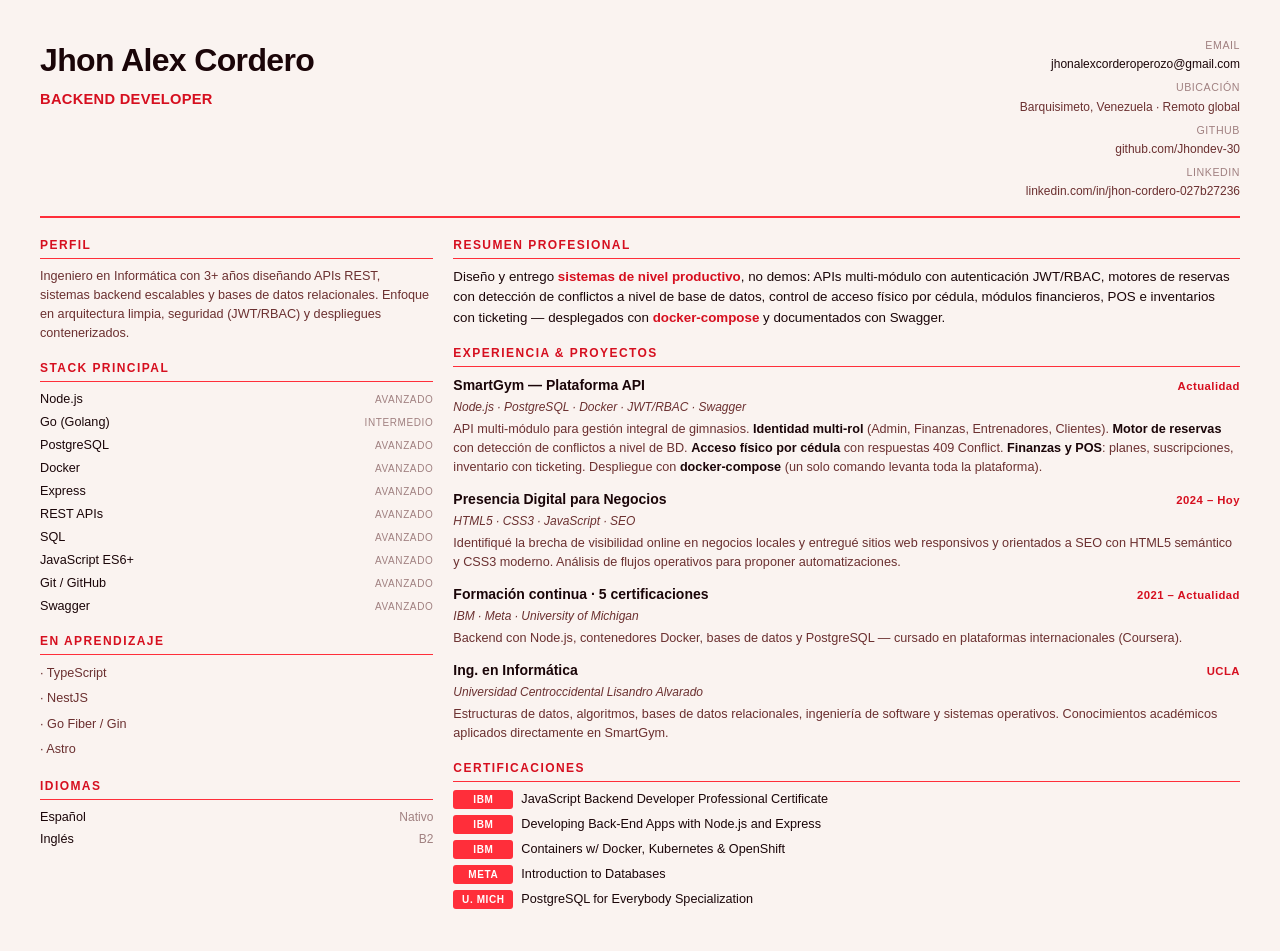
<file: assets/cv.html>
<!DOCTYPE html>
<html lang="es">
<head>
<meta charset="UTF-8">
<title>Jhon Alex Cordero — Backend Developer</title>
<style>
  @page { size: A4; margin: 0; }
  * { box-sizing: border-box; margin: 0; padding: 0; }
  html, body { font-family: 'Segoe UI', -apple-system, BlinkMacSystemFont, sans-serif; color: #1a0508; -webkit-print-color-adjust: exact; print-color-adjust: exact; }

  body {
    background: #faf3f0;
    padding: 36px 40px;
    font-size: 10.5pt;
    line-height: 1.5;
  }

  /* HEADER */
  .header {
    display: flex;
    justify-content: space-between;
    align-items: flex-start;
    border-bottom: 2px solid #ff2e3a;
    padding-bottom: 14px;
    margin-bottom: 18px;
  }
  .header-left h1 {
    font-size: 24pt;
    font-weight: 700;
    letter-spacing: -0.02em;
    color: #1a0508;
    margin-bottom: 4px;
  }
  .header-left .role {
    font-size: 11pt;
    color: #d60f1f;
    font-weight: 600;
    letter-spacing: 0.02em;
    text-transform: uppercase;
  }
  .header-right {
    text-align: right;
    font-size: 9pt;
    color: #6b3030;
    line-height: 1.6;
  }
  .header-right a { color: #1a0508; text-decoration: none; }
  .header-right .label { color: #a08080; font-size: 8pt; text-transform: uppercase; letter-spacing: 0.05em; }

  /* GRID */
  .grid {
    display: grid;
    grid-template-columns: 1fr 2fr;
    gap: 20px;
  }

  /* SIDEBAR (left column) */
  .sidebar { display: flex; flex-direction: column; gap: 16px; }
  .block-title {
    font-size: 9pt;
    color: #d60f1f;
    font-weight: 700;
    letter-spacing: 0.12em;
    text-transform: uppercase;
    margin-bottom: 8px;
    padding-bottom: 4px;
    border-bottom: 1px solid #ff2e3a;
  }
  .sidebar p, .sidebar li { font-size: 9.5pt; color: #6b3030; }
  .sidebar ul { list-style: none; display: flex; flex-direction: column; gap: 4px; }
  .skills-list li {
    display: flex; justify-content: space-between; align-items: center;
  }
  .skills-list li .name { color: #1a0508; font-weight: 500; }
  .skills-list li .level {
    font-size: 7.5pt; color: #a08080; text-transform: uppercase; letter-spacing: 0.06em;
  }

  /* MAIN (right column) */
  .main { display: flex; flex-direction: column; gap: 16px; }
  .summary {
    font-size: 10pt;
    color: #1a0508;
    line-height: 1.55;
  }
  .summary strong { color: #d60f1f; }

  .exp-item { margin-bottom: 12px; }
  .exp-item:last-child { margin-bottom: 0; }
  .exp-head {
    display: flex; justify-content: space-between; align-items: baseline;
    margin-bottom: 2px;
  }
  .exp-title { font-size: 10.5pt; font-weight: 600; color: #1a0508; }
  .exp-date { font-size: 8.5pt; color: #d60f1f; font-weight: 600; letter-spacing: 0.04em; }
  .exp-sub { font-size: 9pt; color: #6b3030; font-style: italic; margin-bottom: 4px; }
  .exp-desc { font-size: 9.5pt; color: #6b3030; line-height: 1.5; }
  .exp-desc strong { color: #1a0508; }

  .cert-item {
    display: flex; gap: 8px; align-items: baseline;
    margin-bottom: 6px;
    font-size: 9.5pt;
  }
  .cert-issuer {
    background: #ff2e3a; color: #fff; font-weight: 700;
    font-size: 7.5pt; padding: 2px 6px; border-radius: 3px;
    letter-spacing: 0.06em; flex-shrink: 0;
    min-width: 60px; text-align: center;
  }
  .cert-name { color: #1a0508; }

  .lang-line {
    display: flex; justify-content: space-between; font-size: 9.5pt;
    color: #1a0508; margin-bottom: 3px;
  }
  .lang-level { color: #a08080; font-size: 9pt; }
</style>
</head>
<body>

<div class="header">
  <div class="header-left">
    <h1>Jhon Alex Cordero</h1>
    <div class="role">Backend Developer</div>
  </div>
  <div class="header-right">
    <div><span class="label">Email</span><br><a href="mailto:jhonalexcorderoperozo@gmail.com">jhonalexcorderoperozo@gmail.com</a></div>
    <div style="margin-top:4px"><span class="label">Ubicación</span><br>Barquisimeto, Venezuela · Remoto global</div>
    <div style="margin-top:4px"><span class="label">GitHub</span><br>github.com/Jhondev-30</div>
    <div style="margin-top:4px"><span class="label">LinkedIn</span><br>linkedin.com/in/jhon-cordero-027b27236</div>
  </div>
</div>

<div class="grid">
  <!-- SIDEBAR -->
  <aside class="sidebar">

    <section>
      <div class="block-title">Perfil</div>
      <p>Ingeniero en Informática con 3+ años diseñando APIs REST, sistemas backend escalables y bases de datos relacionales. Enfoque en arquitectura limpia, seguridad (JWT/RBAC) y despliegues contenerizados.</p>
    </section>

    <section>
      <div class="block-title">Stack Principal</div>
      <ul class="skills-list">
        <li><span class="name">Node.js</span><span class="level">Avanzado</span></li>
        <li><span class="name">Go (Golang)</span><span class="level">Intermedio</span></li>
        <li><span class="name">PostgreSQL</span><span class="level">Avanzado</span></li>
        <li><span class="name">Docker</span><span class="level">Avanzado</span></li>
        <li><span class="name">Express</span><span class="level">Avanzado</span></li>
        <li><span class="name">REST APIs</span><span class="level">Avanzado</span></li>
        <li><span class="name">SQL</span><span class="level">Avanzado</span></li>
        <li><span class="name">JavaScript ES6+</span><span class="level">Avanzado</span></li>
        <li><span class="name">Git / GitHub</span><span class="level">Avanzado</span></li>
        <li><span class="name">Swagger</span><span class="level">Avanzado</span></li>
      </ul>
    </section>

    <section>
      <div class="block-title">En aprendizaje</div>
      <ul style="font-size:9pt; color:#6b3030; line-height:1.7;">
        <li>· TypeScript</li>
        <li>· NestJS</li>
        <li>· Go Fiber / Gin</li>
        <li>· Astro</li>
      </ul>
    </section>

    <section>
      <div class="block-title">Idiomas</div>
      <div class="lang-line"><span>Español</span><span class="lang-level">Nativo</span></div>
      <div class="lang-line"><span>Inglés</span><span class="lang-level">B2</span></div>
    </section>

  </aside>

  <!-- MAIN -->
  <main class="main">

    <section>
      <div class="block-title">Resumen Profesional</div>
      <p class="summary">Diseño y entrego <strong>sistemas de nivel productivo</strong>, no demos: APIs multi-módulo con autenticación JWT/RBAC, motores de reservas con detección de conflictos a nivel de base de datos, control de acceso físico por cédula, módulos financieros, POS e inventarios con ticketing — desplegados con <strong>docker-compose</strong> y documentados con Swagger.</p>
    </section>

    <section>
      <div class="block-title">Experiencia & Proyectos</div>

      <div class="exp-item">
        <div class="exp-head">
          <span class="exp-title">SmartGym — Plataforma API</span>
          <span class="exp-date">Actualidad</span>
        </div>
        <div class="exp-sub">Node.js · PostgreSQL · Docker · JWT/RBAC · Swagger</div>
        <p class="exp-desc">API multi-módulo para gestión integral de gimnasios. <strong>Identidad multi-rol</strong> (Admin, Finanzas, Entrenadores, Clientes). <strong>Motor de reservas</strong> con detección de conflictos a nivel de BD. <strong>Acceso físico por cédula</strong> con respuestas 409 Conflict. <strong>Finanzas y POS</strong>: planes, suscripciones, inventario con ticketing. Despliegue con <strong>docker-compose</strong> (un solo comando levanta toda la plataforma).</p>
      </div>

      <div class="exp-item">
        <div class="exp-head">
          <span class="exp-title">Presencia Digital para Negocios</span>
          <span class="exp-date">2024 – Hoy</span>
        </div>
        <div class="exp-sub">HTML5 · CSS3 · JavaScript · SEO</div>
        <p class="exp-desc">Identifiqué la brecha de visibilidad online en negocios locales y entregué sitios web responsivos y orientados a SEO con HTML5 semántico y CSS3 moderno. Análisis de flujos operativos para proponer automatizaciones.</p>
      </div>

      <div class="exp-item">
        <div class="exp-head">
          <span class="exp-title">Formación continua · 5 certificaciones</span>
          <span class="exp-date">2021 – Actualidad</span>
        </div>
        <div class="exp-sub">IBM · Meta · University of Michigan</div>
        <p class="exp-desc">Backend con Node.js, contenedores Docker, bases de datos y PostgreSQL — cursado en plataformas internacionales (Coursera).</p>
      </div>

      <div class="exp-item">
        <div class="exp-head">
          <span class="exp-title">Ing. en Informática</span>
          <span class="exp-date">UCLA</span>
        </div>
        <div class="exp-sub">Universidad Centroccidental Lisandro Alvarado</div>
        <p class="exp-desc">Estructuras de datos, algoritmos, bases de datos relacionales, ingeniería de software y sistemas operativos. Conocimientos académicos aplicados directamente en SmartGym.</p>
      </div>

    </section>

    <section>
      <div class="block-title">Certificaciones</div>
      <div class="cert-item"><span class="cert-issuer">IBM</span><span class="cert-name">JavaScript Backend Developer Professional Certificate</span></div>
      <div class="cert-item"><span class="cert-issuer">IBM</span><span class="cert-name">Developing Back-End Apps with Node.js and Express</span></div>
      <div class="cert-item"><span class="cert-issuer">IBM</span><span class="cert-name">Containers w/ Docker, Kubernetes &amp; OpenShift</span></div>
      <div class="cert-item"><span class="cert-issuer">META</span><span class="cert-name">Introduction to Databases</span></div>
      <div class="cert-item"><span class="cert-issuer">U. MICH</span><span class="cert-name">PostgreSQL for Everybody Specialization</span></div>
    </section>

  </main>
</div>

</body>
</html>
</file>
<file: styles.css>
/* ========================================================================
   JHON ALEX CORDERO — PORTAFOLIO v5
   Default: RED (estilo Gatzara) · Toggle: DARK (azul-noche con indigo)
   ======================================================================== */

:root,
[data-theme="light"] {
  /* ===== TEMA EDITORIAL VERDE — DEFAULT =====
     Cream cálido + emerald jewel-tone + terracotta/ámbar de soporte.
     Pensado para el sistema editorial (Fraunces + Inter + JetBrains):
     la tipografía manda, el verde sólo ancla jerarquía. */

  /* Surface — cream paper */
  --bg: #f4f0e6;
  --bg-soft: #e8e1cf;
  --bg-card: #ffffff;
  --bg-elev: #f9f5e8;
  --bg-dark: #0c1f17;

  --line: rgba(12, 31, 23, 0.10);
  --line-strong: rgba(12, 31, 23, 0.20);
  --line-soft: rgba(12, 31, 23, 0.05);

  --text: #0c1f17;
  --text-mid: #4a5d4f;
  --text-dim: #8a948d;
  --text-light: #f9f5e8;

  /* Accent system — emerald primario, terracotta + ámbar como soporte */
  --accent: #1b6e4a;        /* jewel emerald — principal */
  --accent-2: #0d4d31;      /* deep forest emerald — hover/press */
  --accent-3: #b8442c;      /* terracotta — status dot, secondary highlights */
  --accent-4: #b08820;      /* amber gold — chips, highlights */
  --accent-soft: rgba(27, 110, 74, 0.12);

  --radius: 20px;
  --radius-lg: 32px;
  --radius-xl: 40px;
  --radius-sm: 12px;

  --shadow-sm: 0 1px 2px rgba(12, 31, 23, 0.05), 0 2px 8px rgba(12, 31, 23, 0.05);
  --shadow-md: 0 4px 12px rgba(27, 110, 74, 0.10), 0 12px 32px rgba(12, 31, 23, 0.08);
  --shadow-lg: 0 12px 40px rgba(27, 110, 74, 0.15), 0 24px 64px rgba(12, 31, 23, 0.10);

  --ease: cubic-bezier(0.16, 1, 0.3, 1);
  --ease-snap: cubic-bezier(0.34, 1.56, 0.64, 1);

  --serif: 'Fraunces', Georgia, 'Times New Roman', serif;
  --sans: 'Inter', -apple-system, BlinkMacSystemFont, 'SF Pro Display', 'Segoe UI', sans-serif;
  --mono: 'JetBrains Mono', 'SF Mono', Menlo, monospace;

  --grain-opacity: 0.03;
  --bg-glow-1: rgba(27, 110, 74, 0.18);
  --bg-glow-2: rgba(13, 77, 49, 0.14);
  --bg-glow-3: rgba(184, 68, 44, 0.08);
}

/* Compat: si quedó "red" en localStorage, lo tratamos como "light" en CSS */
[data-theme="red"] {
  /* hereda todo del bloque anterior vía :root — sin redefinir */
  color-scheme: light;
}

[data-theme="dark"] {
  /* ===== TEMA DARK — azul-noche con color indigo ===== */
  --bg: #0a0e1f;            /* azul-noche profundo — NO negro plano */
  --bg-soft: #0f1424;
  --bg-card: #141a30;        /* card un escalón arriba del bg */
  --bg-elev: #1a2040;
  --bg-dark: #050813;        /* fondo del CTA: aún más profundo */

  --line: rgba(180, 190, 230, 0.08);
  --line-strong: rgba(180, 190, 230, 0.16);
  --line-soft: rgba(180, 190, 230, 0.04);

  --text: #e8eaf5;           /* blanco cálido-azulado, no puro */
  --text-mid: #9aa1bd;
  --text-dim: #5d6585;
  --text-light: #f8f9fc;

  /* Acento indigo brillante — destaca sobre el fondo azul-noche */
  --accent: #818cf8;         /* indigo-400 */
  --accent-2: #6366f1;       /* indigo-500 */
  --accent-3: #22d3ee;       /* cyan-400 */
  --accent-4: #fbbf24;       /* ámbar cálido */
  --accent-soft: rgba(129, 140, 248, 0.14);

  --shadow-sm: 0 1px 2px rgba(0, 0, 0, 0.25), 0 2px 8px rgba(0, 0, 0, 0.20);
  --shadow-md: 0 4px 12px rgba(0, 0, 0, 0.35), 0 12px 32px rgba(99, 102, 241, 0.20);
  --shadow-lg: 0 12px 40px rgba(0, 0, 0, 0.45), 0 24px 64px rgba(99, 102, 241, 0.25);

  --grain-opacity: 0.04;
  --bg-glow-1: rgba(129, 140, 248, 0.22);
  --bg-glow-2: rgba(34, 211, 238, 0.14);
  --bg-glow-3: rgba(251, 191, 36, 0.08);
}

* { box-sizing: border-box; margin: 0; padding: 0; }

html {
  scroll-behavior: smooth;
  -webkit-text-size-adjust: 100%;
  background: var(--bg);
  text-rendering: optimizeSpeed;
  /* offset para que los anchor links no queden bajo la nav fija */
  scroll-padding-top: 80px;
}

body {
  font-family: var(--sans);
  background: var(--bg);
  color: var(--text);
  line-height: 1.5;
  font-feature-settings: 'ss01', 'cv11';
  overflow-x: hidden;
  -webkit-font-smoothing: antialiased;
  -moz-osx-font-smoothing: grayscale;
  contain: layout;
  transition: background 0.4s var(--ease), color 0.4s var(--ease);
}

a { color: inherit; text-decoration: none; }

/* ========================================================================
   SKIP LINK — accesibilidad: saltar al contenido con teclado
   ======================================================================== */
.skip-link {
  position: absolute;
  top: -100px;
  left: 16px;
  z-index: 9999;
  padding: 12px 20px;
  background: var(--accent);
  color: var(--text-light);
  border-radius: 8px;
  font-size: 14px;
  font-weight: 600;
  text-decoration: none;
  box-shadow: 0 8px 24px rgba(0, 0, 0, 0.2);
  transition: top 0.2s var(--ease);
}
.skip-link:focus { top: 16px; outline: 2px solid var(--text); outline-offset: 2px; }

/* Focus visible — outline moderno en todos los focusables por teclado */
:focus-visible {
  outline: 2px solid var(--accent);
  outline-offset: 3px;
  border-radius: 4px;
}
button:focus-visible,
.nav-cta:focus-visible,
.btn:focus-visible,
.theme-toggle:focus-visible,
.nav-burger:focus-visible { outline-offset: 4px; }
button { font-family: inherit; background: none; border: none; }
input, textarea, select { font-family: inherit; }

img, svg { max-width: 100%; display: block; }

::selection { background: var(--accent); color: #fff; }

/* ========================================================================
   NAV
   ======================================================================== */
.nav {
  position: fixed; top: 0; left: 0; right: 0;
  z-index: 1000;
  padding: 20px 0;
  transition: all 0.4s var(--ease);
}
.nav.scrolled {
  background: color-mix(in srgb, var(--bg) 78%, transparent);
  backdrop-filter: saturate(180%) blur(24px);
  -webkit-backdrop-filter: saturate(180%) blur(24px);
  border-bottom: 1px solid var(--line-soft);
  padding: 14px 0;
}
.nav-inner {
  max-width: 1240px; margin: 0 auto;
  padding: 0 32px;
  display: flex; align-items: center; justify-content: space-between;
  gap: 24px;
}
.nav-logo {
  display: flex; align-items: center; gap: 10px;
  font-weight: 600; font-size: 15px;
  letter-spacing: -0.01em;
  color: var(--text);
}
.logo-mark {
  font-family: var(--mono);
  color: var(--accent);
  font-weight: 600;
  font-size: 15px;
  transition: color 0.4s var(--ease);
}
.nav-links {
  display: flex; gap: 36px;
  list-style: none;
}
.nav-links a {
  font-size: 13px;
  font-weight: 500;
  color: var(--text-mid);
  position: relative;
  transition: color 0.3s;
}
.nav-links a:hover { color: var(--text); }
.nav-links a[aria-current="true"] {
  color: var(--accent);
}
.nav-links a[aria-current="true"]::after { transform: scaleX(1); }
.nav-links a::after {
  content: '';
  position: absolute;
  left: 0; right: 0; bottom: -4px;
  height: 1px;
  background: var(--text);
  transform: scaleX(0);
  transform-origin: left;
  transition: transform 0.4s var(--ease);
}
.nav-links a:hover::after { transform: scaleX(1); }

.nav-cta {
  display: inline-flex; align-items: center; gap: 8px;
  padding: 9px 18px;
  background: var(--text);
  color: var(--text-light);
  border-radius: 999px;
  font-size: 13px; font-weight: 500;
  transition: all 0.3s var(--ease);
}
.nav-cta:hover { background: var(--accent); transform: translateY(-1px); }

/* Theme toggle */
.theme-toggle {
  display: inline-flex; align-items: center; gap: 8px;
  padding: 7px 14px 7px 10px;
  background: var(--bg-card);
  border: 1px solid var(--line);
  border-radius: 999px;
  font-size: 12px;
  font-weight: 500;
  color: var(--text-mid);
  transition: all 0.3s var(--ease);
  box-shadow: var(--shadow-sm);
}
.theme-toggle:hover { border-color: var(--accent); color: var(--text); }
.theme-toggle-icon {
  width: 22px; height: 22px;
  border-radius: 50%;
  background: var(--accent);
  position: relative;
  display: grid; place-items: center;
  transition: background 0.4s var(--ease);
  flex-shrink: 0;
}
.theme-toggle-icon::before {
  content: '';
  width: 10px; height: 10px;
  background: var(--text-light);
  border-radius: 50%;
  transition: all 0.4s var(--ease);
}
[data-theme="dark"] .theme-toggle-icon::before {
  /* En dark, el punto central se ve mejor con un "moon" — dos círculos laterales */
  width: 8px; height: 8px;
  background: transparent;
  box-shadow: 4px -3px 0 0 var(--text-light), -4px 3px 0 0 var(--text-light);
}
.theme-toggle-label {
  letter-spacing: 0.02em;
}

.nav-burger {
  display: none;
  flex-direction: column; gap: 5px;
  padding: 8px;
}
.nav-burger span {
  width: 22px; height: 1.5px;
  background: var(--text);
  transition: 0.3s;
}
@media (max-width: 900px) {
  .nav-links, .nav-cta, .theme-toggle { display: none; }
  .nav-burger { display: flex; }
  .nav-links.mobile-open {
    display: flex;
    position: absolute; top: 100%; left: 0; right: 0;
    flex-direction: column;
    background: color-mix(in srgb, var(--bg) 96%, transparent);
    backdrop-filter: blur(24px);
    padding: 24px 32px;
    border-bottom: 1px solid var(--line-soft);
    gap: 20px;
  }
  .theme-toggle.mobile-show { display: inline-flex; position: absolute; top: 100%; right: 32px; margin-top: 12px; z-index: 1001; }
}

/* ========================================================================
   CONTAINER & SECTIONS
   ======================================================================== */
.container {
  max-width: 1240px;
  margin: 0 auto;
  padding: 0 32px;
}
@media (max-width: 768px) { .container { padding: 0 20px; } }

.section {
  padding: 140px 0;
  position: relative;
  content-visibility: auto;
  contain-intrinsic-size: 1px 800px;
}
@media (max-width: 768px) { .section { padding: 80px 0; } }

.section-head { margin-bottom: 64px; max-width: 820px; }
.kicker {
  display: inline-flex; align-items: center; gap: 8px;
  font-family: var(--mono);
  font-size: 12px;
  font-weight: 500;
  letter-spacing: 0.12em;
  color: var(--text-dim);
  margin-bottom: 20px;
  text-transform: uppercase;
}
.kicker::before {
  content: '';
  width: 24px; height: 1px;
  background: var(--text-dim);
  transform: scaleX(0);
  transform-origin: left;
  transition: transform 0.6s var(--ease);
}
.section-head.in-view .kicker::before,
.section-head.head-in .kicker::before { transform: scaleX(1); }

.section-title {
  font-family: var(--serif);
  font-size: clamp(40px, 5.5vw, 68px);
  font-weight: 400;
  letter-spacing: -0.03em;
  line-height: 1.05;
  color: var(--text);
  font-variation-settings: 'opsz' 144, 'SOFT' 50;
  transition: color 0.4s var(--ease);
}
.section-title em {
  font-style: italic;
  color: var(--accent);
}
.section-sub {
  color: var(--text-mid);
  font-size: 19px;
  margin-top: 24px;
  max-width: 600px;
  line-height: 1.5;
}

/* ========================================================================
   HERO
   ======================================================================== */
.hero {
  min-height: 100vh;
  position: relative;
  padding: 120px 32px 80px;
  overflow: hidden;
}
.hero-bg-layer {
  position: absolute; inset: 0;
  z-index: 0;
  background:
    radial-gradient(ellipse 70% 55% at 85% 18%, var(--bg-glow-1), transparent 55%),
    radial-gradient(ellipse 55% 45% at 12% 85%, var(--bg-glow-2), transparent 55%),
    radial-gradient(ellipse 40% 35% at 60% 60%, var(--bg-glow-3), transparent 60%),
    linear-gradient(135deg,
      color-mix(in srgb, var(--bg) 100%, white 4%) 0%,
      color-mix(in srgb, var(--accent-soft) 30%, var(--bg)) 50%,
      var(--bg-soft) 100%);
  pointer-events: none;
  transition: background 0.4s var(--ease);
}
.hero-bg-layer::after {
  content: '';
  position: absolute; inset: 0;
  background-image: repeating-linear-gradient(0deg, transparent 0, transparent 3px, rgba(26,13,13,var(--grain-opacity)) 3px, rgba(26,13,13,var(--grain-opacity)) 4px);
  pointer-events: none;
  mix-blend-mode: multiply;
  animation: grainShift 20s ease-in-out infinite;
}
@keyframes grainShift {
  0%, 100% { transform: translate(0, 0); }
  50% { transform: translate(-2px, 1px); }
}

.hero-split {
  position: relative; z-index: 2;
  max-width: 1320px; margin: 0 auto;
  display: grid;
  grid-template-columns: 1.1fr 1fr;
  gap: 48px;
  align-items: center;
  min-height: calc(100vh - 200px);
}
@media (max-width: 1024px) {
  .hero-split { grid-template-columns: 1fr; gap: 32px; }
}
.hero-left { max-width: 720px; }
.hero-right {
  position: relative;
  aspect-ratio: 1 / 1;
  width: 100%;
  max-width: 600px;
  min-height: 460px;
  margin: 0 auto;
}
@media (max-width: 1024px) {
  .hero-right { max-width: 480px; aspect-ratio: 4 / 3; min-height: 380px; }
}

.hero-3d-wrapper {
  position: relative;
  width: 100%; height: 100%;
  min-height: 460px;
  border-radius: var(--radius-xl);
  overflow: hidden;
  background:
    radial-gradient(ellipse at center, color-mix(in srgb, var(--accent) 6%, var(--bg-card)) 0%, var(--bg-soft) 70%, var(--bg-soft) 100%);
  box-shadow:
    inset 0 0 0 1px var(--line-soft),
    0 30px 60px -20px color-mix(in srgb, var(--accent) 25%, transparent),
    0 12px 30px -10px color-mix(in srgb, var(--text) 15%, transparent);
  transition: background 0.4s var(--ease), box-shadow 0.4s var(--ease);
}
#hero-3d { display: block; width: 100% !important; height: 100% !important; cursor: grab; touch-action: none; }
#hero-3d:active { cursor: grabbing; }

.hero-3d-hint {
  position: absolute;
  bottom: 16px; left: 16px;
  display: inline-flex; align-items: center; gap: 6px;
  padding: 6px 12px;
  background: color-mix(in srgb, var(--bg-card) 70%, transparent);
  backdrop-filter: blur(8px);
  border: 1px solid var(--line);
  border-radius: 999px;
  font-size: 11px;
  color: var(--text-mid);
  font-weight: 500;
  pointer-events: none;
  animation: hintPulse 3s ease-in-out infinite;
}
@keyframes hintPulse { 0%,100% { opacity: 0.6; } 50% { opacity: 1; } }

.hero-3d-card {
  position: absolute;
  top: 20px; right: 20px;
  width: 200px;
  background: color-mix(in srgb, var(--bg-dark) 92%, transparent);
  color: var(--text-light);
  border-radius: 12px;
  padding: 14px 16px;
  font-family: var(--mono);
  font-size: 11px;
  line-height: 1.7;
  box-shadow: 0 20px 40px -10px rgba(0,0,0,0.3);
  backdrop-filter: blur(20px);
  border: 1px solid rgba(255,255,255,0.06);
  animation: floatCard 4s ease-in-out infinite;
  pointer-events: none;     /* no roba los mousedown al canvas — la rotación funciona en toda el área */
}
@keyframes floatCard {
  0%, 100% { transform: rotate(2deg) translateY(0); }
  50% { transform: rotate(2deg) translateY(-6px); }
}
.card-eyebrow {
  display: block;
  font-size: 9px;
  text-transform: uppercase;
  letter-spacing: 0.1em;
  color: rgba(255,255,255,0.4);
  margin-bottom: 8px;
  padding-bottom: 8px;
  border-bottom: 1px solid rgba(255,255,255,0.08);
}
.card-row { display: flex; gap: 6px; color: rgba(255,255,255,0.85); }
.card-row.dim { color: rgba(255,255,255,0.4); }
.d-ok { color: #30d158; }
.d-run { color: #5ac8fa; animation: blink 1.2s ease-in-out infinite; }
@keyframes blink { 0%,100% { opacity: 1; } 50% { opacity: 0.3; } }

.hero-badge {
  display: inline-flex; align-items: center; gap: 10px;
  padding: 7px 14px;
  background: var(--bg-card);
  border: 1px solid var(--line);
  border-radius: 999px;
  font-size: 12px;
  font-weight: 500;
  color: var(--text-mid);
  margin-bottom: 40px;
  box-shadow: var(--shadow-sm);
  transition: background 0.3s, border-color 0.3s;
}
.status-dot {
  width: 7px; height: 7px;
  background: var(--accent-3);
  border-radius: 50%;
  animation: blink 2s ease-in-out infinite;
}
.hero-title {
  font-family: var(--serif);
  font-size: clamp(40px, 6.4vw, 84px);
  font-weight: 400;
  letter-spacing: -0.035em;
  line-height: 1.02;
  margin-bottom: 48px;
  color: var(--text);
  font-variation-settings: 'opsz' 144;
  transition: color 0.4s var(--ease);
  overflow-wrap: break-word;
  word-break: break-word;
}
.hero-title .line { display: block; overflow: hidden; }
.hero-title em {
  font-style: italic;
  color: var(--accent);
}
.hero-meta {
  display: flex;
  flex-direction: column;
  align-items: flex-start;
  gap: 32px;
  margin-bottom: 80px;
  min-width: 0;
}
.hero-subtitle {
  font-size: clamp(15px, 4vw, 19px);
  color: var(--text-mid);
  max-width: 640px;
  line-height: 1.55;
  min-width: 0;
  overflow-wrap: break-word;
  word-break: break-word;
}
.hero-subtitle strong { color: var(--text); font-weight: 600; }
.hero-ctas { display: flex; gap: 12px; flex-wrap: wrap; }

.btn {
  display: inline-flex; align-items: center; gap: 10px;
  padding: 13px 24px;
  border-radius: 999px;
  font-size: 14px;
  font-weight: 500;
  letter-spacing: -0.01em;
  border: 1px solid transparent;
  transition: all 0.4s var(--ease);
  white-space: nowrap;
}
.btn-lg { padding: 16px 28px; font-size: 15px; }
.btn-primary {
  background: var(--text);
  color: var(--text-light);
  transition: transform 0.4s var(--ease), background 0.3s, box-shadow 0.3s, color 0.3s;
}
.btn-primary:hover {
  background: var(--accent);
  transform: translateY(-2px);
  box-shadow: 0 12px 24px -8px color-mix(in srgb, var(--accent) 50%, transparent);
}
.btn-ghost {
  background: transparent;
  color: var(--text);
  border-color: var(--line-strong);
}
.btn-ghost:hover { background: var(--bg-card); border-color: var(--text); }

.hero-stats {
  display: grid;
  grid-template-columns: repeat(4, 1fr);
  gap: 0;
  padding-top: 40px;
  border-top: 1px solid var(--line);
  max-width: 100%;
}
@media (max-width: 640px) {
  .hero-stats { grid-template-columns: repeat(2, minmax(0, 1fr)); }
}
.stat {
  display: flex; flex-direction: column;
  padding: 0 24px;
  border-left: 1px solid var(--line);
  transition: transform 0.3s var(--ease);
  min-width: 0;
}
.stat:first-child { padding-left: 0; border-left: none; }
.stat:hover .stat-num { transform: translateY(-2px); }
.stat.pulse { animation: statPulse 0.6s var(--ease); }
@keyframes statPulse {
  0% { transform: scale(1); }
  40% { transform: scale(1.08); }
  100% { transform: scale(1); }
}
@media (max-width: 640px) {
  .stat { padding: 0 16px 16px 0; border: none; }
  .stat:nth-child(3) { padding-top: 16px; border-top: 1px solid var(--line); }
  .stat:nth-child(4) { padding-top: 16px; border-top: 1px solid var(--line); }
}
.stat-num {
  font-family: var(--serif);
  font-size: 56px; font-weight: 400;
  letter-spacing: -0.03em;
  line-height: 1;
  color: var(--text);
  display: flex; align-items: baseline;
  font-variation-settings: 'opsz' 144;
  transition: transform 0.3s var(--ease);
}
.stat-plus {
  color: var(--accent);
  font-size: 40px;
  margin-left: 2px;
}
.stat-label {
  font-size: 12px;
  color: var(--text-dim);
  margin-top: 8px;
  text-transform: uppercase;
  letter-spacing: 0.08em;
  min-width: 0;
  overflow-wrap: break-word;
  word-break: break-word;
}

/* ========================================================================
   ABOUT
   ======================================================================== */
.about-grid {
  display: grid;
  grid-template-columns: 1.4fr 1fr;
  gap: 80px;
  align-items: start;
}
@media (max-width: 900px) { .about-grid { grid-template-columns: 1fr; gap: 48px; } }
.about-text .lead {
  font-size: 24px;
  line-height: 1.45;
  color: var(--text);
  margin-bottom: 24px;
  font-weight: 400;
  font-family: var(--serif);
  font-variation-settings: 'opsz' 144;
}
.about-text p { color: var(--text-mid); font-size: 16px; margin-bottom: 18px; line-height: 1.65; }
.about-text strong { color: var(--text); font-weight: 600; }
.about-text em { font-style: normal; color: var(--accent); font-weight: 600; }
.about-tags { display: flex; flex-wrap: wrap; gap: 8px; margin-top: 32px; }
.tag {
  padding: 8px 14px;
  background: var(--bg-card);
  border: 1px solid var(--line);
  border-radius: 999px;
  font-size: 13px;
  color: var(--text-mid);
  transition: all 0.3s var(--ease);
  position: relative; overflow: hidden;
}
.tag:hover {
  background: var(--text);
  color: var(--text-light);
  border-color: var(--text);
  transform: translateY(-1px);
}
.ripple {
  position: absolute;
  border-radius: 50%;
  background: currentColor;
  opacity: 0.3;
  transform: translate(-50%, -50%) scale(0);
  width: 6px; height: 6px;
  animation: ripple 0.6s var(--ease) forwards;
  pointer-events: none;
}
@keyframes ripple {
  to { transform: translate(-50%, -50%) scale(40); opacity: 0; }
}

.about-info {
  background: var(--bg-card);
  border: 1px solid var(--line);
  border-radius: var(--radius-lg);
  padding: 8px 32px;
  box-shadow: var(--shadow-sm);
  transition: background 0.3s, border-color 0.3s;
}
.info-row {
  display: flex; justify-content: space-between; align-items: center;
  padding: 20px 0;
  border-bottom: 1px solid var(--line-soft);
  gap: 16px;
}
.info-row:last-child { border-bottom: none; }
.info-label {
  font-size: 12px;
  color: var(--text-dim);
  text-transform: uppercase;
  letter-spacing: 0.08em;
  font-weight: 500;
  flex-shrink: 0;
}
.info-value {
  font-size: 14px;
  color: var(--text);
  font-weight: 500;
  text-align: right;
  min-width: 0;
  word-break: break-word;
  overflow-wrap: anywhere;
}

/* ========================================================================
   BENTO GRID
   ======================================================================== */
.bento {
  display: grid;
  grid-template-columns: repeat(6, 1fr);
  grid-auto-rows: minmax(0, auto);
  gap: 20px;
}
@media (max-width: 900px) { .bento { grid-template-columns: repeat(2, 1fr); } }
@media (max-width: 500px) { .bento { grid-template-columns: 1fr; } }
.bento-card {
  background: var(--bg-card);
  border: 1px solid var(--line);
  border-radius: var(--radius-lg);
  padding: 32px;
  display: flex; flex-direction: column;
  transition: transform 0.5s var(--ease), box-shadow 0.4s, border-color 0.3s, background 0.3s;
  position: relative;
  overflow: hidden;
  box-shadow: var(--shadow-sm);
  contain: layout paint;
}
.bento-card::before {
  content: '';
  position: absolute;
  inset: 0;
  background: radial-gradient(
    400px circle at var(--mx, 50%) var(--my, 50%),
    color-mix(in srgb, var(--accent) 8%, transparent),
    transparent 40%
  );
  opacity: 0;
  transition: opacity 0.4s var(--ease);
  pointer-events: none;
  z-index: 0;
}
.bento-card:hover::before { opacity: 1; }
.bento-card > * { position: relative; z-index: 1; }
.bento-card:hover {
  transform: translateY(-6px);
  box-shadow: var(--shadow-md);
  border-color: var(--line-strong);
  will-change: transform;
}
.bento-lg { grid-column: span 4; grid-row: span 2; }
.bento-md { grid-column: span 2; grid-row: span 1; }
.bento-sm { grid-column: span 2; grid-row: span 1; }
@media (max-width: 900px) {
  .bento-lg, .bento-md, .bento-sm { grid-column: span 2; }
  .bento-lg { grid-row: auto; }
}
@media (max-width: 500px) {
  .bento-lg, .bento-md, .bento-sm { grid-column: span 1; }
}

/* Shine effect exclusivo en bento-lg */
.bento-lg::after {
  content: '';
  position: absolute;
  width: 240px; height: 240px;
  background: radial-gradient(circle, color-mix(in srgb, var(--accent) 25%, transparent) 0%, transparent 60%);
  transform: translate(-50%, -50%);
  pointer-events: none;
  opacity: 0;
  transition: opacity 0.4s;
  z-index: 1;
  left: var(--mx, 50%);
  top: var(--my, 50%);
}
.bento-lg:hover::after { opacity: 1; }

.bento-header {
  display: flex; justify-content: space-between; align-items: flex-start;
  margin-bottom: 20px;
  gap: 16px;
}
.bento-meta { flex: 1; }
.bento-tag {
  display: inline-block;
  padding: 4px 10px;
  background: var(--accent-soft);
  color: var(--accent);
  border-radius: 999px;
  font-family: var(--mono);
  font-size: 10px;
  font-weight: 600;
  letter-spacing: 0.1em;
  text-transform: uppercase;
  margin-bottom: 12px;
  transition: background 0.3s, color 0.3s;
}
.bento-tag.subtle { background: var(--bg-soft); color: var(--text-mid); }
.bento-title {
  font-family: var(--serif);
  font-size: 36px;
  font-weight: 400;
  letter-spacing: -0.02em;
  line-height: 1.1;
  margin-bottom: 6px;
  color: var(--text);
  font-variation-settings: 'opsz' 144;
}
.bento-sub { color: var(--text-mid); font-size: 15px; line-height: 1.4; }
.bento-link {
  width: 36px; height: 36px;
  background: var(--text);
  color: var(--text-light);
  border-radius: 50%;
  display: grid; place-items: center;
  flex-shrink: 0;
  transition: all 0.3s var(--ease);
}
.bento-link:hover { background: var(--accent); transform: rotate(45deg); }
.bento-title-sm {
  font-family: var(--serif);
  font-size: 20px;
  font-weight: 500;
  letter-spacing: -0.01em;
  line-height: 1.2;
  color: var(--text);
}
.bento-link-sm {
  width: 28px; height: 28px;
  background: var(--bg-soft);
  border-radius: 50%;
  display: grid; place-items: center;
  font-size: 16px;
  color: var(--text-mid);
  transition: all 0.3s;
  flex-shrink: 0;
}
.bento-link-sm:hover { background: var(--text); color: var(--text-light); transform: rotate(45deg); }

.bento-visual {
  flex: 1;
  min-height: 280px;
  margin: 12px 0 20px;
  position: relative;
  display: flex; align-items: center; justify-content: center;
}
.mockup-window {
  width: 100%;
  background: var(--bg-dark);
  border-radius: var(--radius);
  overflow: hidden;
  box-shadow: 0 20px 50px -12px rgba(0,0,0,0.3);
  border: 1px solid rgba(255,255,255,0.08);
}
.mockup-titlebar {
  display: flex; align-items: center; gap: 6px;
  padding: 10px 14px;
  background: #2c2c2e;
  border-bottom: 1px solid rgba(255,255,255,0.06);
}
.mockup-titlebar .dot {
  width: 9px; height: 9px; border-radius: 50%;
  background: #4a4a4a;
}
.mockup-titlebar .dot:first-child { background: #ff5f57; }
.mockup-titlebar .dot:nth-child(2) { background: #febc2e; }
.mockup-titlebar .dot:nth-child(3) { background: #28c840; }
.mockup-url {
  margin-left: 10px;
  font-family: var(--mono);
  font-size: 10px;
  color: rgba(255,255,255,0.5);
  background: rgba(255,255,255,0.06);
  padding: 3px 10px;
  border-radius: 4px;
  flex: 1;
  text-align: center;
  letter-spacing: 0.02em;
}
.mockup-body { background: #0a0a0a; }
.api-panel {
  display: grid;
  grid-template-columns: 180px 1fr;
  min-height: 280px;
}
@media (max-width: 500px) { .api-panel { grid-template-columns: 1fr; } }
.api-side {
  background: #111;
  padding: 16px 10px;
  border-right: 1px solid rgba(255,255,255,0.06);
  font-family: var(--mono);
  font-size: 10px;
}
.api-side-title {
  color: rgba(255,255,255,0.4);
  font-size: 10px;
  font-weight: 600;
  text-transform: uppercase;
  letter-spacing: 0.1em;
  margin-bottom: 14px;
  padding: 0 6px;
}
.api-endpoint {
  padding: 6px 8px;
  border-radius: 4px;
  color: rgba(255,255,255,0.55);
  margin-bottom: 2px;
  display: flex; align-items: center; gap: 6px;
  transition: background 0.2s;
}
.api-endpoint.active, .api-endpoint:hover {
  background: rgba(255,255,255,0.06);
  color: #fff;
}
.verb {
  display: inline-block;
  font-size: 8px;
  font-weight: 700;
  padding: 2px 5px;
  border-radius: 3px;
  min-width: 32px;
  text-align: center;
  font-family: var(--mono);
}
.verb.get { background: rgba(48,209,88,0.15); color: #30d158; }
.verb.post { background: rgba(41,151,255,0.15); color: #5ac8fa; }
.api-main { padding: 16px; overflow: hidden; }
.api-tabs { display: flex; gap: 4px; margin-bottom: 12px; }
.api-tab {
  font-family: var(--mono);
  font-size: 10px;
  padding: 4px 10px;
  background: rgba(255,255,255,0.04);
  border-radius: 4px;
  color: rgba(255,255,255,0.5);
}
.api-tab.active { background: rgba(48,209,88,0.15); color: #30d158; }
.api-code {
  font-family: var(--mono);
  font-size: 11px;
  line-height: 1.7;
  color: #f5f5f7;
  background: #000;
  border: 1px solid rgba(255,255,255,0.06);
  border-radius: 6px;
  padding: 12px;
  overflow-x: auto;
  white-space: pre;
}
.c-b { color: #f5f5f7; }
.c-k { color: #5ac8fa; }
.c-s { color: #30d158; }
.c-n { color: #ff9f0a; }
.c-p { color: rgba(255,255,255,0.5); }

.bento-body { display: flex; flex-direction: column; gap: 16px; }
.bento-features {
  list-style: none;
  display: flex; flex-direction: column; gap: 10px;
}
.bento-features li {
  font-size: 14px;
  color: var(--text-mid);
  line-height: 1.5;
  padding-left: 20px;
  position: relative;
}
.bento-features li::before {
  content: '';
  position: absolute;
  left: 0; top: 10px;
  width: 8px; height: 1px;
  background: var(--accent);
}
.bento-features strong { color: var(--text); font-weight: 600; }
.bento-features code {
  font-family: var(--mono);
  font-size: 12px;
  background: var(--bg-soft);
  color: var(--accent);
  padding: 1px 6px;
  border-radius: 4px;
}
.bento-stack { display: flex; flex-wrap: wrap; gap: 6px; }
.bento-stack span {
  padding: 4px 10px;
  background: var(--bg-soft);
  border-radius: 4px;
  font-family: var(--mono);
  font-size: 11px;
  color: var(--text-mid);
  transition: background 0.3s, color 0.3s;
}
.bento-text { font-size: 14px; color: var(--text-mid); line-height: 1.55; }
.bento-body-sm { margin-top: auto; padding-top: 16px; }
.bento-body-sm p { font-size: 13px; color: var(--text-mid); line-height: 1.5; margin-bottom: 12px; }

.bento-mini-visual {
  margin: 12px 0;
  flex: 1;
  min-height: 120px;
  border-radius: var(--radius);
  background: var(--bg-soft);
  overflow: hidden;
  position: relative;
  display: flex;
  transition: background 0.3s;
}
.mini-browser { flex-direction: column; }
.mini-bar {
  display: flex; gap: 4px;
  padding: 8px 10px;
  background: var(--bg-card);
  border-bottom: 1px solid var(--line-soft);
}
.mini-bar span {
  width: 6px; height: 6px;
  border-radius: 50%;
  background: var(--text-dim);
  opacity: 0.4;
}
.mini-content {
  flex: 1;
  padding: 12px;
  display: flex; flex-direction: column; gap: 8px;
}
.mini-line { height: 4px; background: var(--text); opacity: 0.2; border-radius: 2px; }
.mini-line.w60 { width: 60%; }
.mini-line.w80 { width: 80%; }
.mini-line.w50 { width: 50%; }
.mini-grid {
  display: grid;
  grid-template-columns: repeat(3, 1fr);
  gap: 6px;
  margin-top: 6px;
  flex: 1;
}
.mini-grid > div { background: var(--text); opacity: 0.1; border-radius: 4px; }
.mini-pizza {
  flex-direction: column;
  background:
    linear-gradient(180deg, #fff5ea 0%, #f7e6d4 100%);
  padding: 0;
  overflow: hidden;
}
.mini-pizza-content {
  padding: 14px;
  gap: 12px;
  display: flex;
  flex-direction: column;
  background:
    radial-gradient(ellipse at top right, rgba(216, 49, 42, 0.10) 0%, transparent 60%);
}
.pizza-hero {
  display: flex;
  align-items: center;
  gap: 10px;
  padding: 10px;
  background: linear-gradient(135deg, #d8312a 0%, #f5b524 100%);
  border-radius: 8px;
  box-shadow: inset 0 0 0 1px rgba(255,255,255,0.08);
}
.pizza-logo {
  width: 28px; height: 28px;
  background: #fff8f5;
  color: #d8312a;
  border-radius: 50%;
  display: grid; place-items: center;
  font-family: var(--serif);
  font-weight: 700;
  font-size: 16px;
  letter-spacing: -0.02em;
  flex-shrink: 0;
  box-shadow: 0 2px 6px rgba(0,0,0,0.15);
}
.pizza-lines { display: flex; flex-direction: column; gap: 5px; flex: 1; }
.pizza-lines .mini-line { background: #fff8f5; opacity: 0.85; }
.pizza-grid {
  display: grid;
  grid-template-columns: repeat(4, 1fr);
  gap: 6px;
}
.pizza-grid > div {
  aspect-ratio: 1 / 1;
  border-radius: 6px;
  background: linear-gradient(135deg, #fef3e8, #f5dcc4);
  box-shadow:
    inset 0 0 0 1px rgba(216, 49, 42, 0.08),
    inset 0 6px 0 -4px rgba(216, 49, 42, 0.05);
  position: relative;
}
.pizza-grid > div::after {
  content: '';
  position: absolute;
  top: 50%; left: 50%;
  width: 4px; height: 4px;
  background: #d8312a;
  border-radius: 50%;
  transform: translate(-50%, -50%);
  opacity: 0.5;
}
[data-theme="dark"] .mini-pizza {
  background:
    linear-gradient(180deg, #2a1810 0%, #1a1008 100%);
}
[data-theme="dark"] .pizza-grid > div {
  background: linear-gradient(135deg, #3a2418, #2a1a10);
  box-shadow:
    inset 0 0 0 1px rgba(245, 181, 36, 0.12),
    inset 0 6px 0 -4px rgba(245, 181, 36, 0.08);
}
[data-theme="dark"] .pizza-grid > div::after { background: #f5b524; opacity: 0.6; }
.mini-grid-art {
  display: grid !important;
  grid-template-columns: repeat(3, 1fr);
  grid-template-rows: repeat(2, 1fr);
  gap: 6px;
  padding: 12px;
}
.mini-grid-art > div { border-radius: 4px; background: var(--text); opacity: 0.12; }
.mini-grid-art > div:nth-child(1) { background: var(--accent); opacity: 0.7; }
.mini-grid-art > div:nth-child(4) { background: var(--accent-3); opacity: 0.7; }
.mini-grid-art > div:nth-child(6) { background: var(--accent-2); opacity: 0.7; }
.mini-battle {
  background:
    linear-gradient(180deg, #c8e0eb 0%, #8fbccd 100%);
  align-items: center; justify-content: center;
  position: relative;
  padding: 16px;
}
.mini-battle::before {
  content: '';
  position: absolute;
  inset: 0;
  background-image:
    repeating-linear-gradient(0deg, transparent 0, transparent 14px, rgba(255,255,255,0.18) 14px, rgba(255,255,255,0.18) 15px),
    repeating-linear-gradient(90deg, transparent 0, transparent 14px, rgba(255,255,255,0.10) 14px, rgba(255,255,255,0.10) 15px);
  pointer-events: none;
}
.ocean {
  display: flex; gap: 10px;
  align-items: center; flex-wrap: wrap; justify-content: center;
  padding: 0;
  width: 100%;
  position: relative;
  z-index: 1;
}
.battle-grid {
  display: grid;
  grid-template-columns: repeat(5, 1fr);
  grid-template-rows: repeat(5, 1fr);
  gap: 3px;
  width: 100%;
  max-width: 180px;
  aspect-ratio: 1 / 1;
  padding: 8px;
  background: rgba(255,255,255,0.35);
  border-radius: 8px;
  border: 1px solid rgba(255,255,255,0.5);
  box-shadow:
    inset 0 0 0 1px rgba(0,0,0,0.04),
    0 4px 12px -2px rgba(0,0,0,0.10);
}
.battle-grid > span {
  background: rgba(255,255,255,0.55);
  border-radius: 2px;
  position: relative;
  transition: background 0.3s;
}
.battle-grid > span.ship {
  background: #2d4a5a;
  box-shadow: inset 0 0 0 1px rgba(0,0,0,0.15);
}
.battle-grid > span.ship::after {
  content: '';
  position: absolute;
  inset: 2px;
  background: linear-gradient(135deg, #3a5d72 0%, #1d3540 100%);
  border-radius: 1px;
}
.battle-grid > span.hit {
  background: #c93838;
  box-shadow: inset 0 0 0 1px rgba(0,0,0,0.2);
  animation: hitPulse 2.5s ease-in-out infinite;
}
.battle-grid > span.hit::before {
  content: '×';
  position: absolute;
  inset: 0;
  display: grid;
  place-items: center;
  color: #fff;
  font-size: 11px;
  font-weight: 700;
  line-height: 1;
  text-shadow: 0 1px 2px rgba(0,0,0,0.3);
}
@keyframes hitPulse {
  0%, 100% { transform: scale(1); }
  50% { transform: scale(1.08); }
}
[data-theme="dark"] .mini-battle {
  background:
    linear-gradient(180deg, #1a2f3d 0%, #0d1b25 100%);
}
[data-theme="dark"] .mini-battle::before {
  background-image:
    repeating-linear-gradient(0deg, transparent 0, transparent 14px, rgba(129, 140, 248, 0.10) 14px, rgba(129, 140, 248, 0.10) 15px),
    repeating-linear-gradient(90deg, transparent 0, transparent 14px, rgba(129, 140, 248, 0.06) 14px, rgba(129, 140, 248, 0.06) 15px);
}
[data-theme="dark"] .battle-grid {
  background: rgba(255,255,255,0.05);
  border-color: rgba(255,255,255,0.10);
}
[data-theme="dark"] .battle-grid > span {
  background: rgba(255,255,255,0.10);
}
[data-theme="dark"] .battle-grid > span.ship {
  background: #818cf8;
  box-shadow: inset 0 0 0 1px rgba(0,0,0,0.25);
}
[data-theme="dark"] .battle-grid > span.ship::after {
  background: linear-gradient(135deg, #a5b4fc 0%, #6366f1 100%);
}
[data-theme="dark"] .battle-grid > span.hit {
  background: #f43f5e;
}

/* ========================================================================
   SKILLS BENTO
   ======================================================================== */
.skills-bento {
  display: grid;
  grid-template-columns: repeat(6, 1fr);
  gap: 16px;
}
@media (max-width: 900px) { .skills-bento { grid-template-columns: repeat(2, 1fr); } }
@media (max-width: 500px) { .skills-bento { grid-template-columns: 1fr; } }
.sk-card {
  background: var(--bg-card);
  border: 1px solid var(--line);
  border-radius: var(--radius);
  padding: 28px;
  transition: all 0.4s var(--ease);
  display: flex; flex-direction: column;
  position: relative; overflow: hidden;
}
.sk-card::before {
  content: '';
  position: absolute;
  inset: 0;
  background: radial-gradient(300px circle at var(--mx, 50%) var(--my, 50%), color-mix(in srgb, var(--accent) 6%, transparent), transparent 40%);
  opacity: 0;
  transition: opacity 0.4s;
  pointer-events: none;
}
.sk-card:hover::before { opacity: 1; }
.sk-card:hover { border-color: var(--line-strong); box-shadow: var(--shadow-sm); }
.sk-card > * { position: relative; z-index: 1; }
.sk-lang { grid-column: span 2; }
.sk-back { grid-column: span 2; }
.sk-data { grid-column: span 2; }
.sk-tools { grid-column: span 3; }
.sk-learning { grid-column: span 3; background: var(--bg-dark); color: var(--text-light); border-color: rgba(255,255,255,0.08); }
@media (max-width: 900px) {
  .sk-lang, .sk-back, .sk-data, .sk-tools, .sk-learning { grid-column: span 2; }
}
@media (max-width: 500px) {
  .sk-lang, .sk-back, .sk-data, .sk-tools, .sk-learning { grid-column: span 1; }
}
.sk-head {
  display: flex; align-items: center; gap: 12px;
  margin-bottom: 24px;
  padding-bottom: 16px;
  border-bottom: 1px solid var(--line-soft);
}
.sk-learning .sk-head { border-bottom-color: rgba(255,255,255,0.08); }
.sk-num {
  font-family: var(--mono);
  font-size: 12px;
  color: var(--text-dim);
  font-weight: 500;
}
.sk-learning .sk-num { color: rgba(255,255,255,0.4); }
.sk-head h3 { font-family: var(--serif); font-size: 20px; font-weight: 500; letter-spacing: -0.01em; }
.sk-list { list-style: none; display: flex; flex-direction: column; gap: 14px; }
.sk-list li {
  display: flex; justify-content: space-between; align-items: center;
  gap: 12px;
}
.sk-name { font-size: 14px; color: var(--text); font-weight: 500; }
.sk-level {
  font-family: var(--mono);
  font-size: 10px;
  font-weight: 600;
  letter-spacing: 0.08em;
  text-transform: uppercase;
  padding: 3px 8px;
  border-radius: 4px;
  white-space: nowrap;
  animation: badgeIn 0.6s var(--ease) both;
}
@keyframes badgeIn {
  from { opacity: 0; transform: scale(0.8); }
  to { opacity: 1; transform: scale(1); }
}
.sk-list li:nth-child(1) .sk-level { animation-delay: 0.1s; }
.sk-list li:nth-child(2) .sk-level { animation-delay: 0.18s; }
.sk-list li:nth-child(3) .sk-level { animation-delay: 0.26s; }
.sk-list li:nth-child(4) .sk-level { animation-delay: 0.34s; }
.sk-level.advanced { background: color-mix(in srgb, var(--accent-3) 18%, transparent); color: var(--accent-3); }
.sk-level.intermediate { background: color-mix(in srgb, var(--accent) 15%, transparent); color: var(--accent); }
.sk-level.beginner { background: var(--bg-soft); color: var(--text-mid); }
.sk-learning-text {
  font-size: 14px;
  color: rgba(255,255,255,0.6);
  line-height: 1.5;
  margin-bottom: 20px;
}
.learning-tags { display: flex; flex-wrap: wrap; gap: 8px; }
.learn-tag {
  padding: 6px 12px;
  background: rgba(255,255,255,0.08);
  border: 1px solid rgba(255,255,255,0.12);
  border-radius: 6px;
  font-family: var(--mono);
  font-size: 11px;
  color: rgba(255,255,255,0.8);
  font-weight: 500;
  position: relative; overflow: hidden;
  transition: all 0.3s var(--ease);
}
.learn-tag:hover { background: var(--accent); border-color: var(--accent); color: #fff; transform: translateY(-1px); }

/* ========================================================================
   CARRUSEL INFINITO DE TECNOLOGÍAS (autoscroll CSS, pausa al hover)
   ======================================================================== */
.tech-carousel {
  margin-top: 64px;
  background: var(--bg-card);
  border: 1px solid var(--line);
  border-radius: var(--radius-lg);
  padding: 28px 32px;
  position: relative;
  box-shadow: var(--shadow-sm);
  user-select: none;
  overflow: hidden;
}
.tech-carousel::before,
.tech-carousel::after {
  content: '';
  position: absolute;
  top: 0; bottom: 0;
  width: 48px;
  z-index: 2;
  pointer-events: none;
}
.tech-carousel::before { left: 0; background: linear-gradient(to right, var(--bg-card), transparent); }
.tech-carousel::after { right: 0; background: linear-gradient(to left, var(--bg-card), transparent); }

.tech-track-wrap {
  display: block;
  overflow: hidden;
  position: relative;
  width: 100%;
}
.tech-track {
  display: flex;
  gap: 24px;
  align-items: center;
  width: max-content;
  /* Animación CSS de respaldo — corre incluso si el JS no carga.
     El HTML tiene 3 sets idénticos: -33.3333% equivale a 1 set. */
  animation: techScroll 28s linear infinite;
  /* El JS (initTechCarousel) toma el control en cuanto carga y reemplaza
     este transform con translate3d(...) de píxeles reales. */
  will-change: transform;
}

@keyframes techScroll {
  from { transform: translate3d(0, 0, 0); }
  to   { transform: translate3d(-33.3333%, 0, 0); }
}

.tech-item {
  display: flex;
  flex-direction: column;
  align-items: center;
  gap: 8px;
  flex-shrink: 0;
  width: 96px;
  padding: 12px 8px;
  border-radius: 12px;
  transition: background 0.3s, transform 0.3s;
}
.tech-item:hover { background: var(--bg-soft); transform: translateY(-2px); }
.tech-logo {
  width: 44px; height: 44px;
  display: grid; place-items: center;
  color: var(--text);
  transition: color 0.3s, transform 0.4s var(--ease);
}
.tech-item:hover .tech-logo { color: var(--accent); transform: scale(1.15); }
.tech-logo svg,
.tech-logo img { width: 100%; height: 100%; object-fit: contain; }
.tech-name {
  font-family: var(--mono);
  font-size: 10px;
  font-weight: 500;
  color: var(--text-dim);
  letter-spacing: 0.05em;
  text-align: center;
  white-space: nowrap;
  transition: color 0.3s;
}
.tech-item:hover .tech-name { color: var(--accent); }

/* ========================================================================
   PROCESO — 4 pasos
   ======================================================================== */
.process-grid {
  display: grid;
  grid-template-columns: repeat(4, 1fr);
  gap: 20px;
  counter-reset: step;
}
@media (max-width: 900px) { .process-grid { grid-template-columns: repeat(2, 1fr); } }
@media (max-width: 500px) { .process-grid { grid-template-columns: 1fr; } }

.step {
  position: relative;
  padding: 32px 28px;
  background: var(--bg-card);
  border: 1px solid var(--line);
  border-radius: var(--radius);
  transition: transform 0.4s var(--ease), border-color 0.3s, box-shadow 0.3s;
  display: flex;
  flex-direction: column;
  gap: 12px;
}
.step:hover {
  transform: translateY(-4px);
  border-color: color-mix(in srgb, var(--accent) 35%, var(--line-strong));
  box-shadow: var(--shadow-md);
}
.step-num {
  font-family: var(--mono);
  font-size: 13px;
  font-weight: 600;
  color: var(--accent);
  letter-spacing: 0.06em;
}
.step-head-row {
  display: flex;
  align-items: center;
  justify-content: space-between;
  gap: 12px;
  margin-bottom: 4px;
}
.step-icon {
  width: 22px; height: 22px;
  color: var(--accent);
  opacity: 0.85;
  flex-shrink: 0;
  transition: transform 0.4s var(--ease), opacity 0.3s;
}
.step:hover .step-icon { transform: scale(1.12) rotate(-4deg); opacity: 1; }
.step-title {
  font-family: var(--serif);
  font-size: 22px;
  font-weight: 500;
  letter-spacing: -0.015em;
  line-height: 1.2;
  color: var(--text);
}
.step-desc {
  font-size: 14px;
  color: var(--text-mid);
  line-height: 1.55;
  flex: 1;
}
.step-tag {
  display: inline-block;
  align-self: flex-start;
  margin-top: 8px;
  padding: 4px 10px;
  background: var(--bg-soft);
  color: var(--text-dim);
  border-radius: 999px;
  font-family: var(--mono);
  font-size: 10px;
  letter-spacing: 0.06em;
  text-transform: uppercase;
}

/* ========================================================================
   TIMELINE
   ======================================================================== */
.timeline {
  position: relative;
  padding-left: 40px;
}
.timeline::before {
  content: ''; position: absolute;
  left: 7px; top: 14px; bottom: 14px;
  width: 1px;
  background: var(--line-strong);
}
.timeline-item {
  position: relative;
  padding-bottom: 56px;
  transition: transform 0.4s var(--ease);
}
.timeline-item:hover { transform: translateX(8px); }
.tl-dot {
  position: absolute;
  left: -38px; top: 8px;
  width: 15px; height: 15px;
  background: var(--bg);
  border: 2px solid var(--accent);
  border-radius: 50%;
  transition: all 0.3s var(--ease);
}
.timeline-item:hover .tl-dot {
  background: var(--accent);
  transform: scale(1.3);
}
.tl-year {
  font-family: var(--mono);
  font-size: 12px;
  color: var(--accent);
  font-weight: 600;
  margin-bottom: 8px;
  letter-spacing: 0.05em;
  text-transform: uppercase;
}
.tl-content h3 {
  font-family: var(--serif);
  font-size: 24px;
  font-weight: 500;
  margin-bottom: 6px;
  letter-spacing: -0.02em;
  font-variation-settings: 'opsz' 144;
}
.tl-tag {
  display: inline-block;
  font-family: var(--mono);
  font-size: 12px;
  color: var(--text-dim);
  margin-bottom: 12px;
}
.tl-content p { color: var(--text-mid); line-height: 1.65; max-width: 720px; }

/* ========================================================================
   CERTS
   ======================================================================== */
.certs-list {
  background: var(--bg-card);
  border: 1px solid var(--line);
  border-radius: var(--radius-lg);
  overflow: hidden;
  box-shadow: var(--shadow-sm);
}
.cert-row {
  display: grid;
  grid-template-columns: 100px 1fr auto;
  gap: 32px;
  align-items: center;
  padding: 28px 32px;
  border-bottom: 1px solid var(--line-soft);
  transition: background 0.3s;
  position: relative;
  overflow: hidden;
}
.cert-row::before {
  content: '';
  position: absolute;
  left: -100%; top: 0; bottom: 0;
  width: 60%;
  background: linear-gradient(90deg, transparent, color-mix(in srgb, var(--accent) 8%, transparent), transparent);
  transition: left 0.6s var(--ease);
}
.cert-row:hover::before { left: 100%; }
.cert-row:hover { background: var(--bg-elev); }
.cert-row:last-child { border-bottom: none; }
.cert-row.cert-featured { background: linear-gradient(90deg, color-mix(in srgb, var(--accent) 5%, transparent), transparent); }
@media (max-width: 700px) {
  .cert-row { grid-template-columns: 1fr; gap: 8px; padding: 20px; }
}
.cert-issuer {
  font-family: var(--mono);
  font-size: 11px;
  color: var(--accent);
  font-weight: 600;
  letter-spacing: 0.1em;
  text-transform: uppercase;
}
.cert-row h3 {
  font-family: var(--serif);
  font-size: 18px;
  font-weight: 500;
  letter-spacing: -0.01em;
  line-height: 1.3;
  color: var(--text);
  font-variation-settings: 'opsz' 144;
  transition: transform 0.3s var(--ease), color 0.3s;
}
.cert-row:hover h3 { transform: translateX(4px); color: var(--accent); }
.cert-platform { font-family: var(--mono); font-size: 12px; color: var(--text-dim); }

/* ========================================================================
   CTA
   ======================================================================== */
.cta-card {
  position: relative;
  text-align: center;
  padding: 96px 48px;
  background: var(--bg-dark);
  border-radius: var(--radius-xl);
  overflow: hidden;
  color: var(--text-light);
  transition: background 0.4s var(--ease);
}
.cta-card::before {
  content: '';
  position: absolute;
  inset: 0;
  background: radial-gradient(ellipse 60% 50% at 50% 0%, color-mix(in srgb, var(--accent) 25%, transparent), transparent 60%);
  pointer-events: none;
}
.cta-card .kicker { color: rgba(255,255,255,0.5); position: relative; z-index: 1; }
.cta-card .kicker::before { background: rgba(255,255,255,0.3); }
.cta-title {
  font-family: var(--serif);
  font-size: clamp(40px, 6vw, 72px);
  font-weight: 400;
  letter-spacing: -0.03em;
  line-height: 1.05;
  margin: 20px 0 24px;
  color: var(--text-light);
  position: relative; z-index: 1;
  font-variation-settings: 'opsz' 144;
}
.cta-title em { font-style: italic; color: color-mix(in srgb, var(--accent) 50%, white); }
.cta-sub {
  color: rgba(255,255,255,0.65);
  font-size: 18px;
  max-width: 580px;
  margin: 0 auto 48px;
  line-height: 1.55;
  position: relative; z-index: 1;
}
.cta-buttons {
  display: flex; gap: 12px; justify-content: center; flex-wrap: wrap;
  position: relative; z-index: 1;
}
.cta-card .btn-primary { background: var(--text-light); color: var(--text); }
.cta-card .btn-primary:hover { background: var(--accent); color: #fff; }
.cta-card .btn-ghost {
  background: transparent; color: var(--text-light);
  border-color: rgba(255,255,255,0.2);
}
.cta-card .btn-ghost:hover {
  background: rgba(255,255,255,0.08);
  border-color: var(--text-light);
}

/* ========================================================================
   FOOTER
   ======================================================================== */
.footer {
  padding: 48px 0;
  border-top: 1px solid var(--line);
  background: var(--bg-soft);
  transition: background 0.4s var(--ease);
}
.footer-inner {
  display: flex; align-items: center; justify-content: space-between;
  flex-wrap: wrap; gap: 24px;
}
.footer-brand {
  display: flex; align-items: center; gap: 8px;
  font-weight: 500;
  font-size: 14px;
}
.footer-copy { color: var(--text-dim); font-size: 13px; }
.footer-links { display: flex; gap: 24px; }
.footer-links a { font-size: 13px; color: var(--text-mid); transition: color 0.3s; }
.footer-links a:hover { color: var(--text); }

/* ========================================================================
   REVEAL ANIMATIONS
   ======================================================================== */
[data-reveal] {
  opacity: 0;
  transform: translateY(32px);
  transition: opacity 0.9s var(--ease), transform 0.9s var(--ease);
}
[data-reveal].in-view {
  opacity: 1;
  transform: translateY(0);
}
[data-reveal]:nth-child(2) { transition-delay: 0.08s; }
[data-reveal]:nth-child(3) { transition-delay: 0.16s; }
[data-reveal]:nth-child(4) { transition-delay: 0.24s; }
[data-reveal]:nth-child(5) { transition-delay: 0.32s; }

.hero-title .line {
  opacity: 0;
  transform: translateY(40px);
  transition: opacity 0.9s var(--ease), transform 0.9s var(--ease);
}
.hero-title.in .line { opacity: 1; transform: translateY(0); }
.hero-title.in .line-2 { transition-delay: 0.1s; }
.hero-title.in .line-3 { transition-delay: 0.2s; }
.hero-title.in .line-4 { transition-delay: 0.3s; }

.section-head .section-title { position: relative; overflow: hidden; }
.section-head.head-in .section-title {
  animation: headSlide 0.9s var(--ease) both;
}
@keyframes headSlide {
  from { transform: translateY(20px); opacity: 0; filter: blur(8px); }
  to { transform: translateY(0); opacity: 1; filter: blur(0); }
}
.section-head.head-in .kicker { animation: kickerFade 0.6s var(--ease) both; }
@keyframes kickerFade {
  from { opacity: 0; transform: translateX(-10px); }
  to { opacity: 1; transform: translateX(0); }
}

@media (prefers-reduced-motion: reduce) {
  *, *::before, *::after {
    animation-duration: 0.01ms !important;
    animation-iteration-count: 1 !important;
    transition-duration: 0.01ms !important;
    scroll-behavior: auto !important;
  }
  /* El carrusel se mueve SIEMPRE — el usuario lo pidió explícitamente */
  .tech-track { animation-duration: 28s !important; animation-iteration-count: infinite !important; }
  .hero-title .line { opacity: 1; transform: none; }
  [data-reveal] { opacity: 1; transform: none; }
}

@media (max-width: 480px) {
  .hero-ctas { flex-direction: column; align-items: stretch; }
  .btn { justify-content: center; }
  .api-side { display: none; }
  .api-panel { grid-template-columns: 1fr; }
  .cta-card { padding: 64px 24px; }
  .section-head { margin-bottom: 40px; }
  .bento-card { padding: 24px; }
}

/* ========================================================================
   MOBILE — HERO & 3D MODEL (≤ 768px)
   ======================================================================== */
@media (max-width: 768px) {
  .hero { padding: 100px 16px 56px; min-height: auto; }
  .hero-split { gap: 40px; min-height: auto; }
  .hero-left { max-width: 100%; }
  .hero-right {
    max-width: 100%;
    aspect-ratio: 16 / 11;
    min-height: 240px;
  }
  .hero-3d-wrapper { min-height: 240px; }
  .hero-3d-card { display: none; }      /* overlay 200px: se come el canvas en mobile */
  .hero-3d-hint { display: none; }      /* "mueve el cursor" no aplica en touch */
  .hero-badge { font-size: 11px; padding: 6px 10px; margin-bottom: 24px; gap: 8px; }
  .hero-meta { gap: 24px; margin-bottom: 48px; }
  .hero-title { margin-bottom: 32px; }
  .hero-stats { padding-top: 28px; }
  .stat-num { font-size: 28px; }
}

/* ========================================================================
   MOBILE PEQUEÑO — teléfonos compactos (≤ 380px)
   ======================================================================== */
@media (max-width: 380px) {
  .hero { padding: 88px 14px 48px; }
  .container { padding: 0 18px; }
  .section { padding: 64px 0; }
  .hero-badge { font-size: 10px; padding: 5px 10px; }
  .hero-3d-wrapper { min-height: 200px; }
  .hero-right { min-height: 200px; }
  .stat-num { font-size: 24px; }
  .stat-label { font-size: 10px; }
  .section-title { letter-spacing: -0.03em; }
  .btn { padding: 12px 18px; font-size: 13px; }
  .btn-lg { padding: 13px 20px; font-size: 14px; }
  /* About info: stack label/value vertical para textos largos */
  .info-row { flex-direction: column; align-items: flex-start; gap: 4px; padding: 14px 0; }
  .info-value { text-align: left; }
}

/* ========================================================================
   DECORACIONES POR TEMA — usan var(--accent) y se adaptan a light/dark
   ======================================================================== */

/* Kicker dot — vive en ambos temas */
.kicker::after {
  content: '';
  display: inline-block;
  width: 6px; height: 6px;
  background: var(--accent);
  border-radius: 50%;
  margin-left: 4px;
  animation: pulse 2s ease-in-out infinite;
}
@keyframes pulse {
  0%, 100% { opacity: 1; transform: scale(1); }
  50% { opacity: 0.5; transform: scale(0.8); }
}

/* Bento cards — borde del accent en hover */
.bento-card:hover {
  border-color: color-mix(in srgb, var(--accent) 30%, var(--line-strong));
}

/* Section title em — gradiente del accent */
.section-title em {
  background: linear-gradient(135deg, var(--accent) 0%, var(--accent-2) 100%);
  -webkit-background-clip: text;
  background-clip: text;
  color: transparent;
  font-weight: 600;
}

/* Tag — fondo accent suave */
.tag {
  background: var(--accent-soft);
  border-color: color-mix(in srgb, var(--accent) 20%, transparent);
  color: var(--text);
}
.tag:hover {
  background: var(--accent);
  color: white;
  border-color: var(--accent);
}

/* Skill levels */
.sk-level.advanced {
  background: color-mix(in srgb, var(--accent-3) 25%, transparent);
  color: var(--accent-3);
  border: 1px solid color-mix(in srgb, var(--accent-3) 30%, transparent);
}
.sk-level.intermediate {
  background: var(--accent);
  color: white;
}

/* Cert row issuer */
.cert-issuer {
  background: var(--accent);
  color: white;
  padding: 4px 10px;
  border-radius: 4px;
  display: inline-block;
}

/* bento-tag destacado */
.bento-tag {
  background: var(--accent);
  color: white;
}

/* Hero badge */
.hero-badge {
  border-color: color-mix(in srgb, var(--accent) 30%, transparent);
  background: var(--accent-soft);
}

/* Stat plus */
.stat-plus {
  color: var(--accent);
  text-shadow: 0 0 16px color-mix(in srgb, var(--accent) 30%, transparent);
}

/* Theme toggle — fondo del accent en ambos temas (legible en dark también) */
.theme-toggle {
  background: var(--accent);
  color: white;
  border-color: var(--accent);
}
.theme-toggle:hover {
  background: var(--accent-2);
  border-color: var(--accent-2);
}
.theme-toggle-icon {
  background: white;
}
.theme-toggle-icon::before {
  background: var(--accent);
}

/* Botones primary */
.btn-primary {
  background: var(--accent);
  color: white;
}
.btn-primary:hover {
  background: var(--accent-2);
  box-shadow: 0 12px 24px -8px color-mix(in srgb, var(--accent) 60%, transparent);
}

/* Tech items hover */
.tech-item:hover {
  background: var(--accent-soft);
}

/* CTA card — gradiente azul-noche con acento indigo */
.cta-card {
  background: linear-gradient(135deg, var(--bg-dark) 0%, var(--accent-2) 140%);
}
.cta-card::before {
  background: radial-gradient(ellipse 60% 50% at 50% 0%, color-mix(in srgb, var(--accent) 40%, transparent), transparent 60%);
}

/* Nav logo mark */
.logo-mark {
  background: linear-gradient(135deg, var(--accent) 0%, var(--accent-3) 100%);
  -webkit-background-clip: text;
  background-clip: text;
  color: transparent;
}

/* En modo dark, la card del hero 3D y el CTA quedan más vivos con un glow extra */
[data-theme="dark"] .hero-3d-wrapper {
  background:
    radial-gradient(ellipse at center, color-mix(in srgb, var(--accent) 14%, var(--bg-card)) 0%, var(--bg-soft) 70%, var(--bg-soft) 100%);
  box-shadow:
    inset 0 0 0 1px var(--line-soft),
    0 30px 60px -20px color-mix(in srgb, var(--accent) 35%, transparent),
    0 12px 30px -10px rgba(0, 0, 0, 0.35);
}

/* ========================================================================
   FIX MODO DARK — botones con fondo claro/texto claro (invisibles)
   En light funcionan bien; en dark hay que invertir fondo↔texto.
   ======================================================================== */

/* Nav CTA (botón GitHub del navbar) */
[data-theme="dark"] .nav-cta {
  background: var(--text-light);
  color: var(--bg-dark);
}
[data-theme="dark"] .nav-cta:hover {
  background: var(--accent);
  color: var(--bg-dark);
}

/* Bento link (icono GitHub en card SmartGym) */
[data-theme="dark"] .bento-link {
  background: var(--text-light);
  color: var(--bg-dark);
}
[data-theme="dark"] .bento-link:hover {
  background: var(--accent);
  color: var(--bg-dark);
}

/* CTA card — botón de email (era claro-sobre-claro) */
[data-theme="dark"] .cta-card .btn-primary {
  background: var(--text-light);
  color: var(--bg-dark);
}
[data-theme="dark"] .cta-card .btn-primary:hover {
  background: var(--accent);
  color: var(--bg-dark);
}

/* El logo-mark en dark: el gradiente con accent queda bien, pero por si acaso */
[data-theme="dark"] .hero-3d-card {
  background: color-mix(in srgb, var(--bg-dark) 95%, transparent);
  border-color: color-mix(in srgb, var(--accent) 25%, transparent);
}

/* Tag hover (claro-sobre-claro en dark) */
[data-theme="dark"] .tag:hover {
  background: var(--accent);
  color: var(--bg-dark);
}

/* Bento link pequeño hover */
[data-theme="dark"] .bento-link-sm:hover {
  background: var(--text-light);
  color: var(--bg-dark);
}

/* ════════════════════════════════════════════════════════════════
   BENTO: TostiBurguer (custom block)
   ════════════════════════════════════════════════════════════════ */

/* Brand-tinted tag (mostaza/ketchup sin azul) */
.bento-tag.brand {
  background: linear-gradient(135deg, #f5b524 0%, #d8312a 100%);
  color: #fff;
  border: none;
}

/* TostiBurguer card: borde y glow cálidos */
.bento-card.bento-tostiburguer {
  background:
    linear-gradient(180deg, var(--bg-soft) 0%, transparent 100%),
    radial-gradient(ellipse at top right, rgba(245,181,36,0.08) 0%, transparent 60%);
  border-color: rgba(245,181,36,0.25);
  position: relative;
  overflow: hidden;
}
.bento-card.bento-tostiburguer::before {
  background: radial-gradient(
    400px circle at var(--mx, 50%) var(--my, 50%),
    rgba(245,181,36,0.10) 0%,
    transparent 60%
  );
}

/* Visual: 2 screens side-by-side dentro del mockup-window */
.tb-visual {
  min-height: 220px;
  margin: 8px 0 16px;
}
.tb-mockup {
  width: 100%;
}
.tb-screens {
  display: grid;
  grid-template-columns: 1.2fr 1fr;
  gap: 0;
  background: #0a0a0a;
  position: relative;
}
.tb-screen {
  position: relative;
  overflow: hidden;
  border-right: 1px solid rgba(255,255,255,0.06);
  aspect-ratio: 16/9;
  background: #1a1410;
}
.tb-screen:last-child { border-right: none; }
.tb-screen img {
  width: 100%;
  height: 100%;
  object-fit: cover;
  object-position: top center;
  display: block;
  transition: transform 0.6s cubic-bezier(.2,.8,.2,1);
}
.bento-tostiburguer:hover .tb-screen img { transform: scale(1.04); }
.tb-label {
  position: absolute;
  top: 10px;
  left: 10px;
  font-family: var(--mono);
  font-size: 9px;
  letter-spacing: 0.18em;
  padding: 4px 8px;
  background: rgba(14,10,8,0.85);
  color: #f5b524;
  border-radius: 3px;
  backdrop-filter: blur(6px);
  text-transform: uppercase;
  font-weight: 600;
}
@media (max-width: 600px) {
  .tb-screens { grid-template-columns: 1fr; }
  .tb-screen { aspect-ratio: 16/9; border-right: none; border-bottom: 1px solid rgba(255,255,255,0.06); }
  .tb-screen:last-child { border-bottom: none; }
}

/* Botones de acción del bento (Repo + Live) */
.bento-actions {
  display: flex;
  gap: 10px;
  flex-wrap: wrap;
  margin-top: 4px;
}
.bento-action {
  display: inline-flex;
  align-items: center;
  gap: 8px;
  padding: 10px 18px;
  border-radius: 999px;
  font-size: 13px;
  font-weight: 600;
  letter-spacing: 0.02em;
  background: transparent;
  color: var(--text);
  border: 1px solid rgba(0,0,0,0.12);
  transition: transform .2s, background .2s, color .2s, border-color .2s;
  cursor: pointer;
}
.bento-action:hover {
  transform: translateY(-2px);
  background: var(--text);
  color: var(--bg);
  border-color: var(--text);
}
.bento-action.primary {
  background: linear-gradient(135deg, #f5b524 0%, #d8312a 100%);
  color: #fff;
  border: none;
  box-shadow: 0 8px 20px -8px rgba(216,49,42,0.5);
}
.bento-action.primary:hover {
  transform: translateY(-2px);
  box-shadow: 0 12px 24px -8px rgba(216,49,42,0.65);
  background: linear-gradient(135deg, #f5b524 0%, #d8312a 100%);
  color: #fff;
  border: none;
}
.bento-action svg { flex-shrink: 0; }

[data-theme="dark"] .bento-action {
  border-color: rgba(255,255,255,0.15);
  color: var(--text-light);
}
[data-theme="dark"] .bento-action:hover {
  background: var(--text-light);
  color: var(--bg-dark);
  border-color: var(--text-light);
}

/* ========================================================================
   DESPIERTA '26 — paleta editorial verde esmeralda
   ======================================================================== */
.bento-tag.despierta {
  background: linear-gradient(135deg, #1b6e4a 0%, #0d4d31 100%);
  color: #f4f0e6;
  border: none;
}

.bento-card.bento-despierta {
  background:
    linear-gradient(180deg, rgba(232, 225, 207, 0.6) 0%, transparent 100%),
    radial-gradient(ellipse at top right, rgba(27, 110, 74, 0.10) 0%, transparent 60%);
  border-color: rgba(27, 110, 74, 0.28);
  position: relative;
  overflow: hidden;
}
.bento-card.bento-despierta::before {
  background: radial-gradient(
    400px circle at var(--mx, 50%) var(--my, 50%),
    rgba(27, 110, 74, 0.12) 0%,
    transparent 60%
  );
}
.bento-despierta .tb-label.despierta {
  background: rgba(12, 31, 23, 0.88);
  color: #b08820;
  border: 1px solid rgba(176, 136, 32, 0.35);
}
.bento-despierta .tb-screens {
  background: #0c1f17;
}
.bento-despierta .tb-screen {
  background: #0a1812;
}

[data-theme="dark"] .bento-card.bento-despierta {
  background:
    linear-gradient(180deg, rgba(27, 110, 74, 0.10) 0%, transparent 100%),
    var(--bg-card);
  border-color: rgba(27, 110, 74, 0.4);
}
</file>
